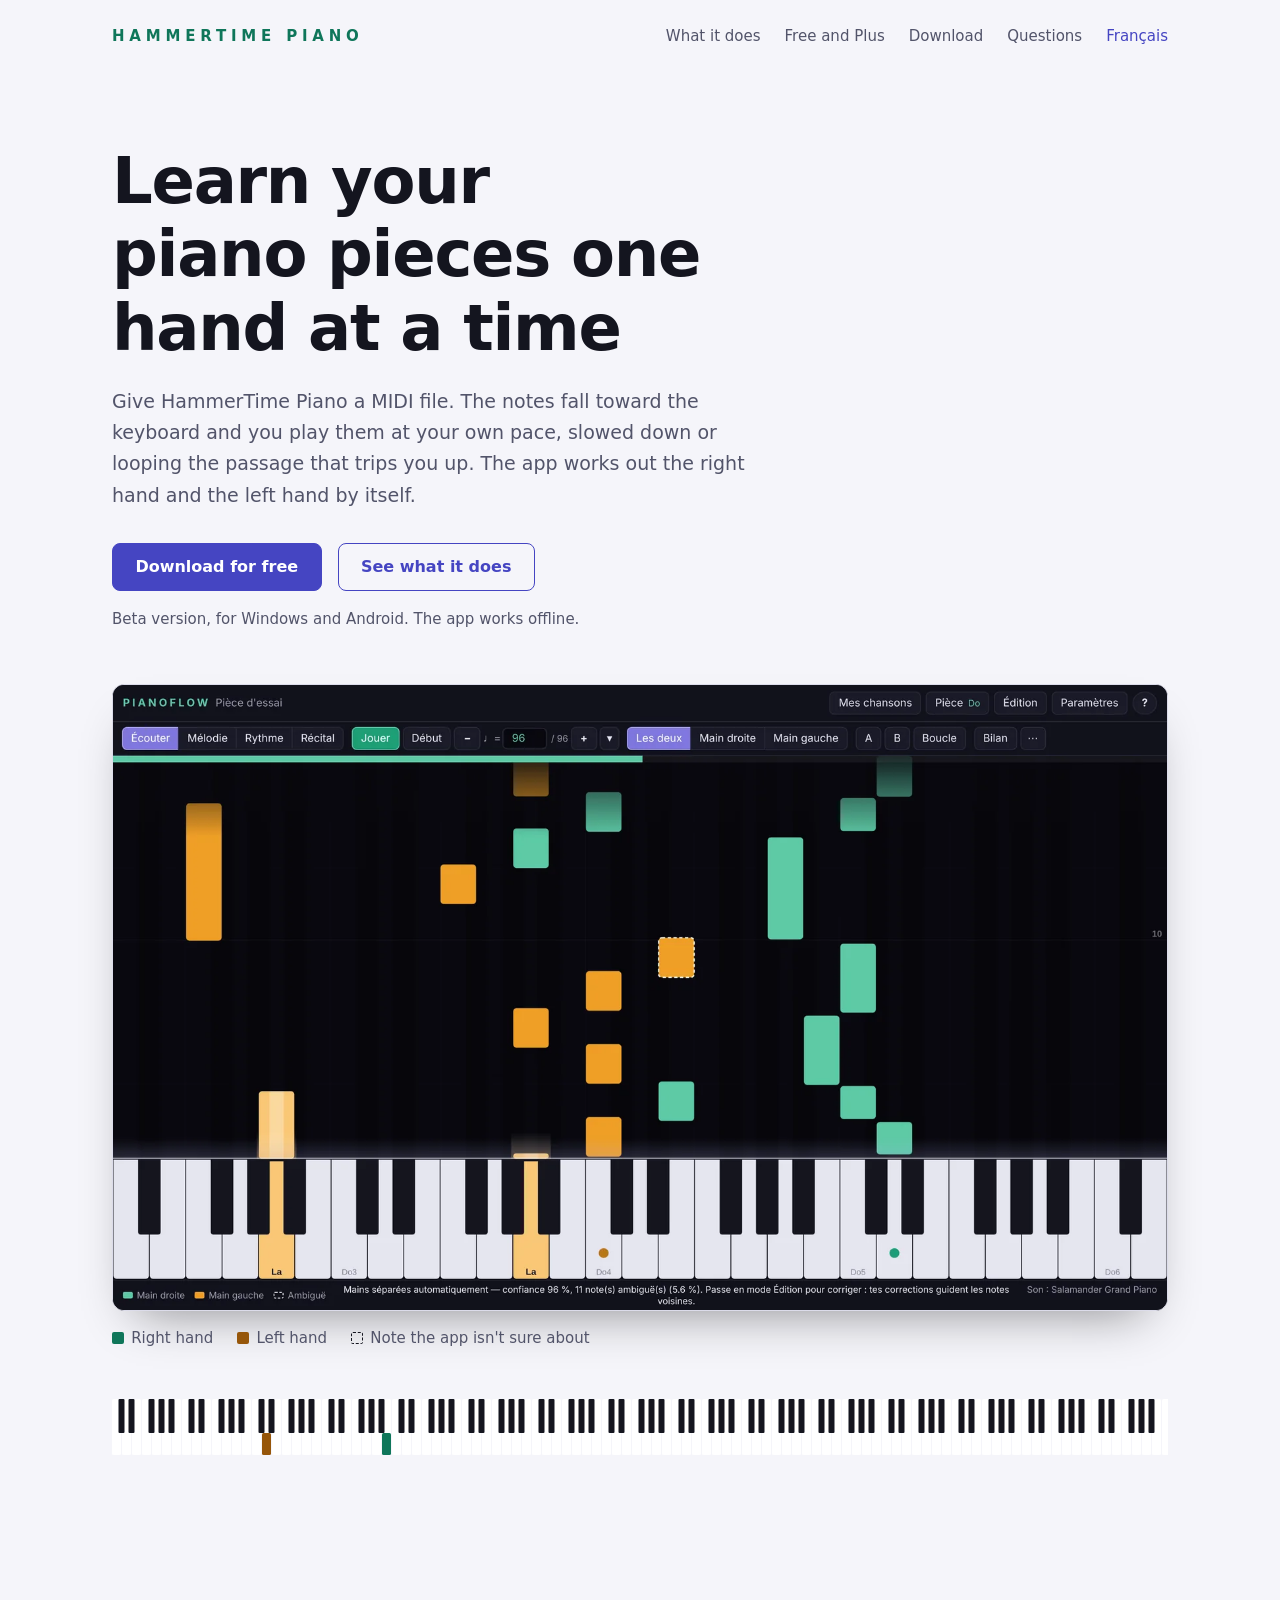
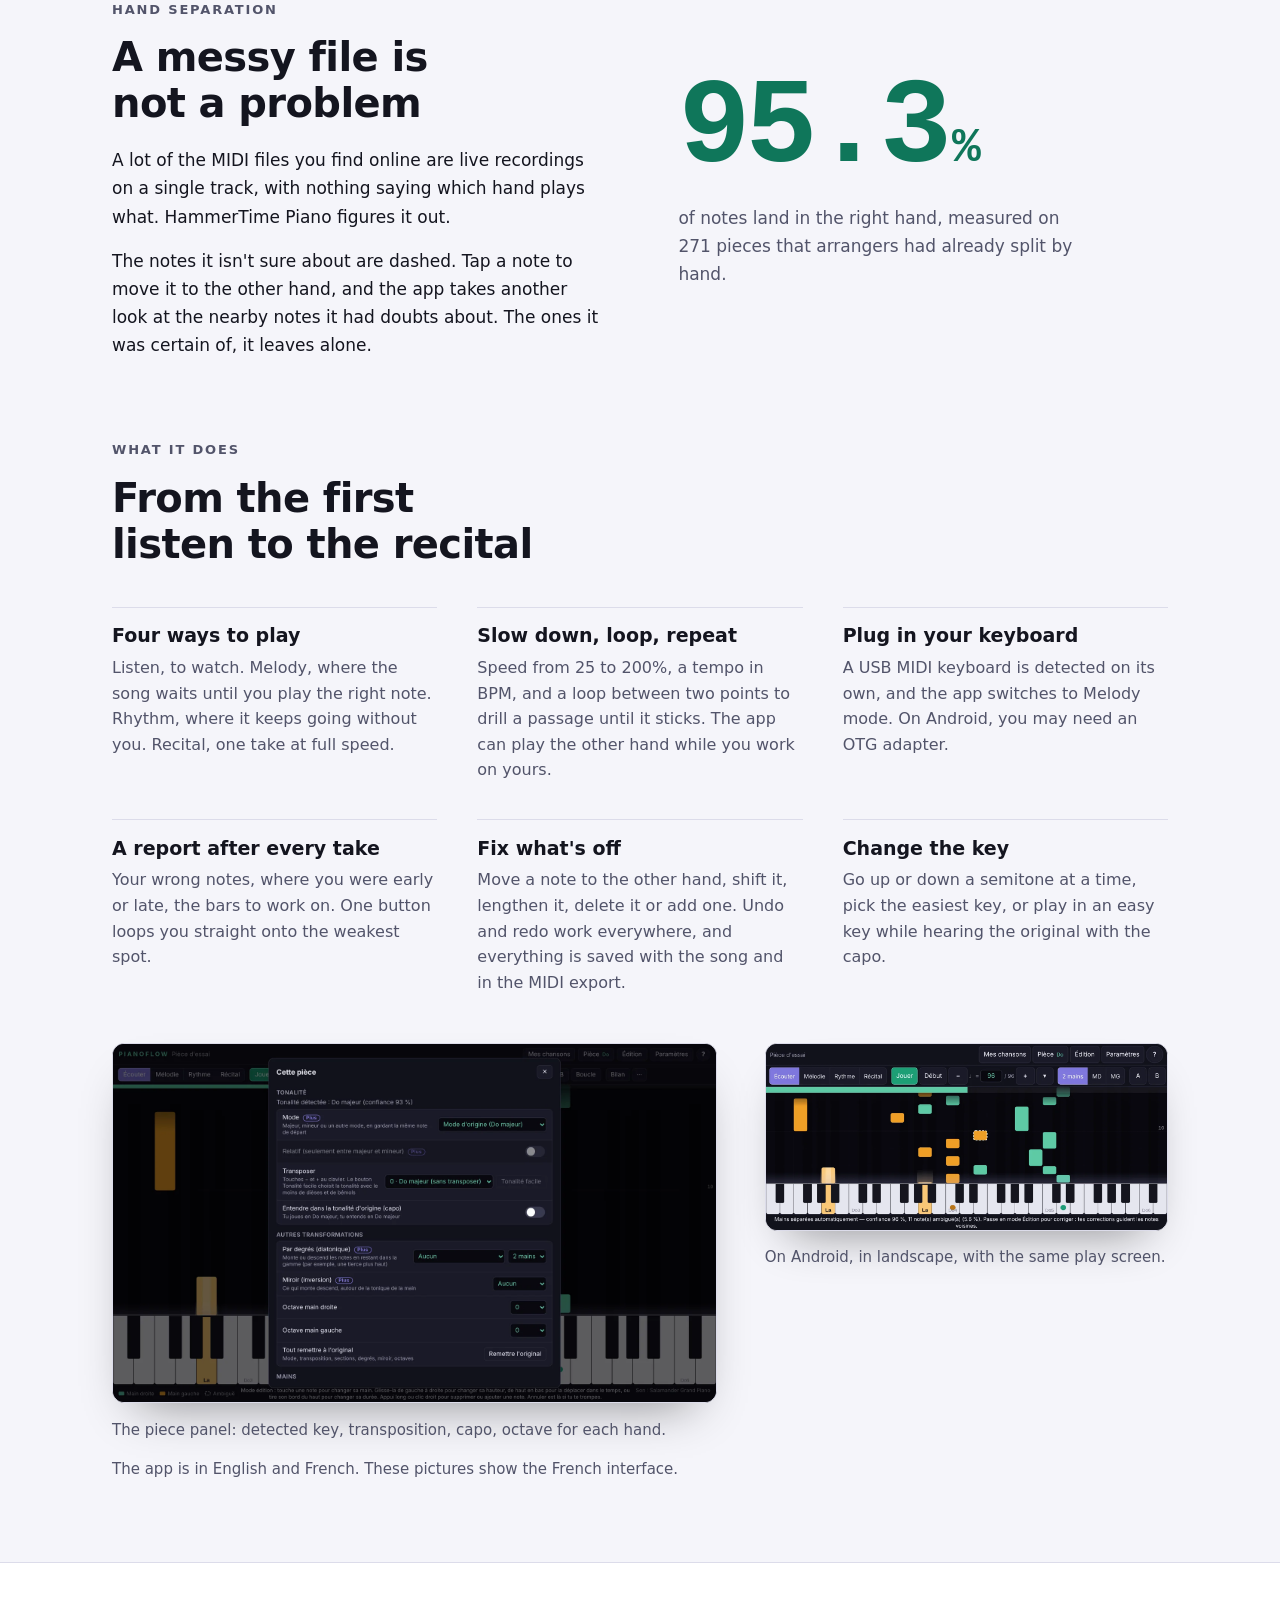
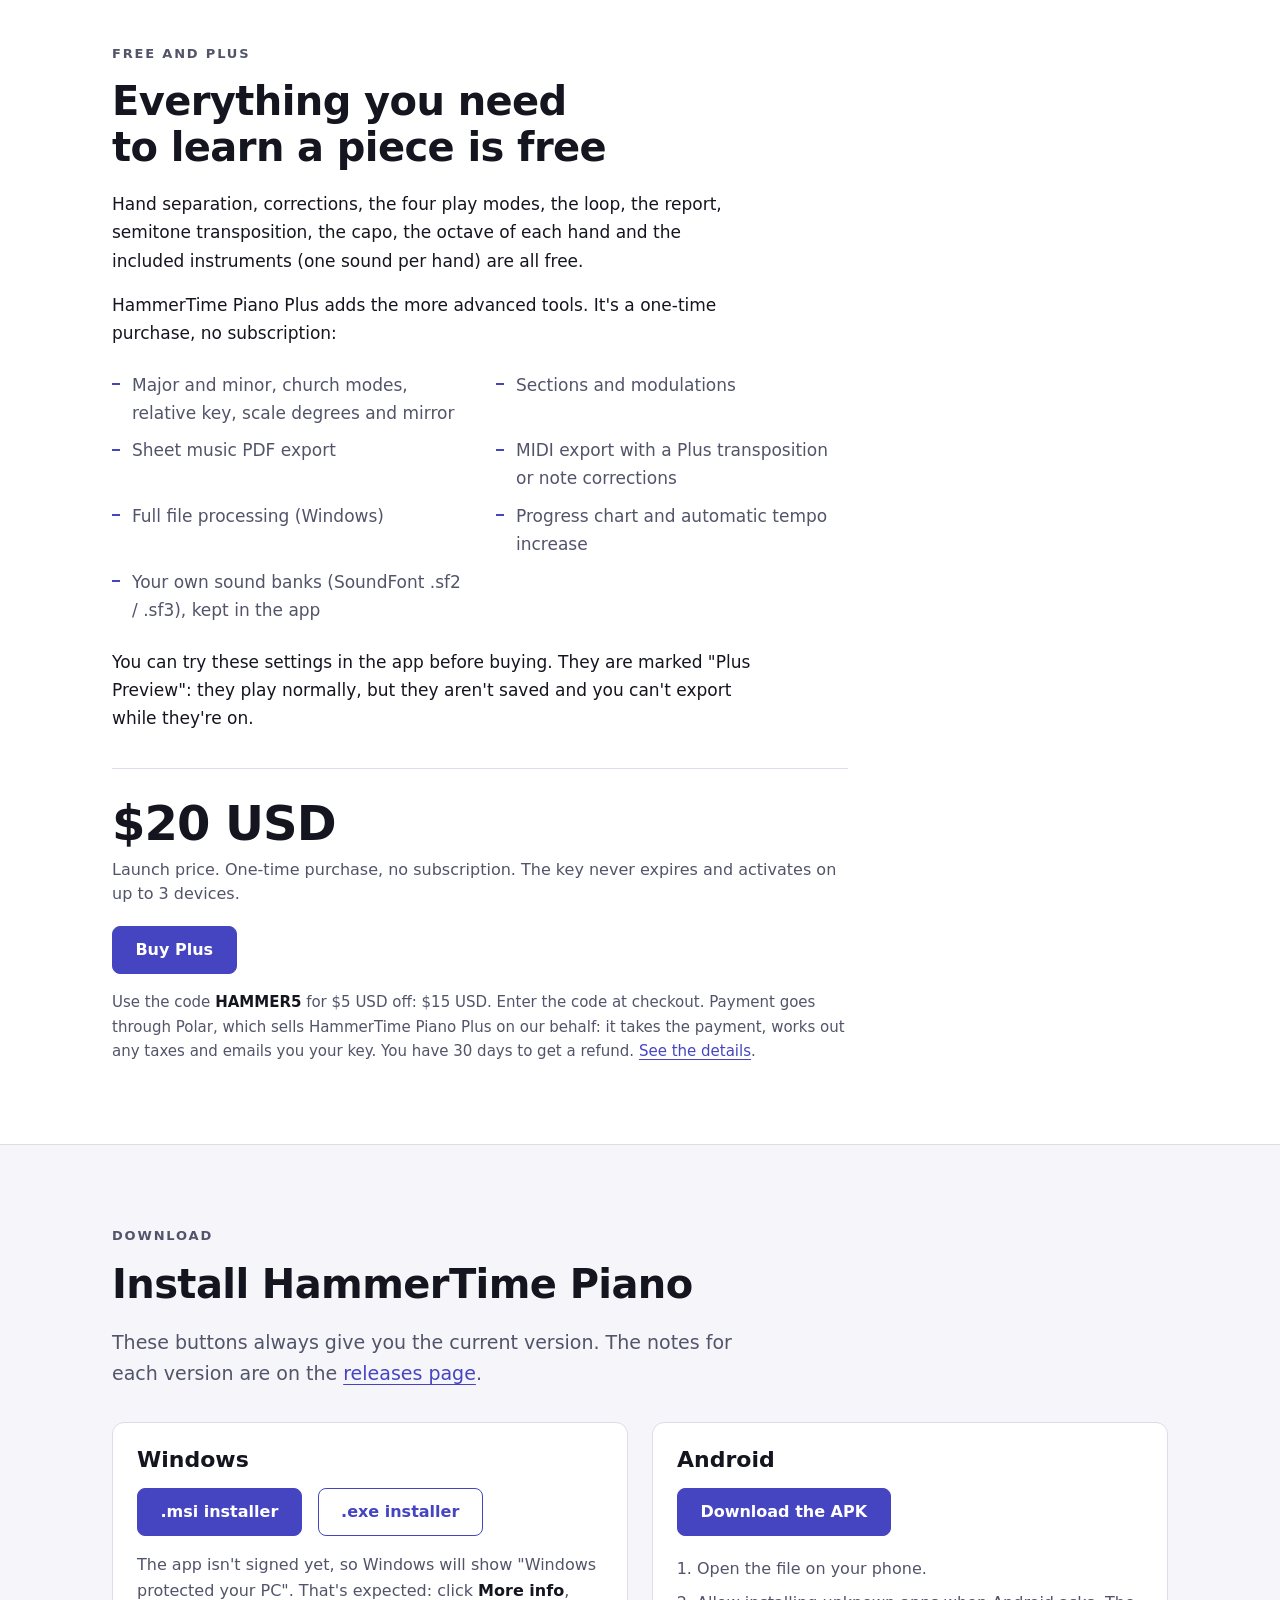
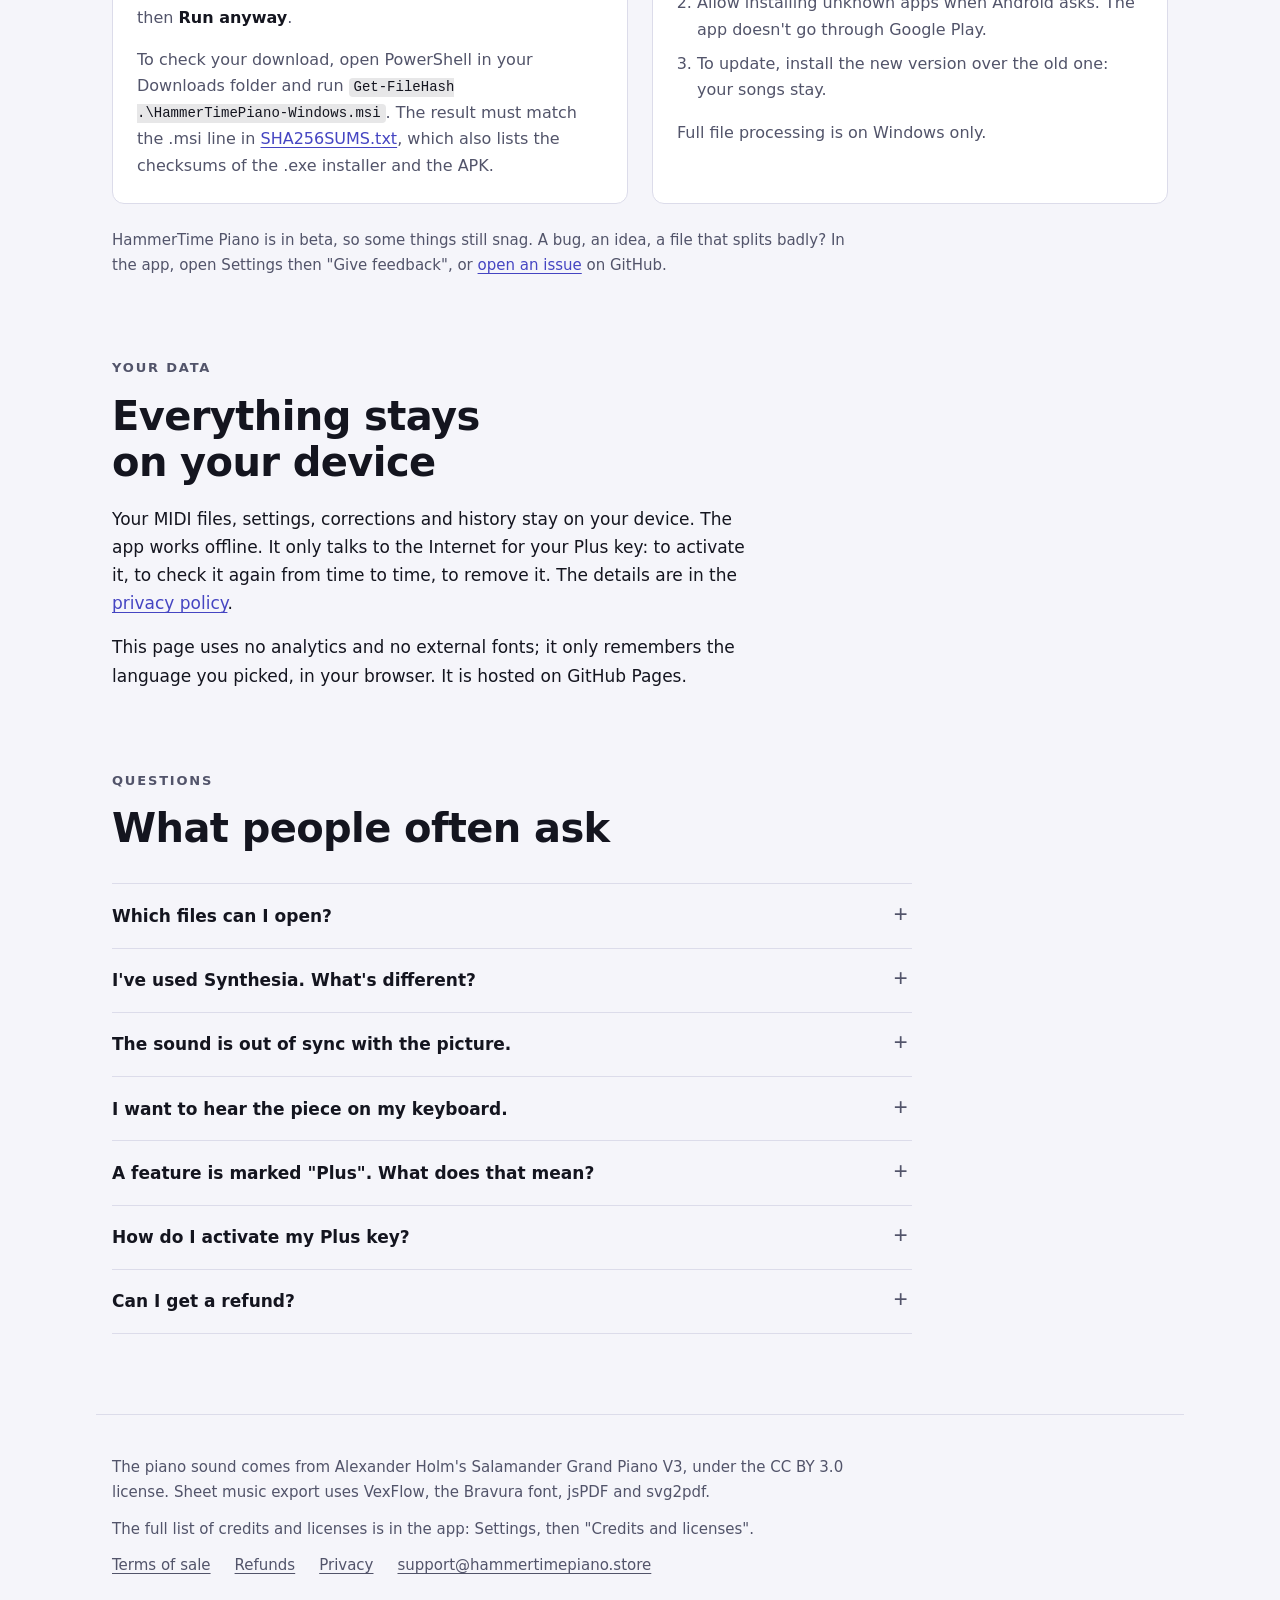
<file: index.html>
<!doctype html>
<html lang="fr-CA">
<head>
<meta charset="utf-8">
<meta name="viewport" content="width=device-width, initial-scale=1, viewport-fit=cover">
<title>HammerTime Piano</title>
<meta name="description" content="HammerTime Piano t'aide à apprendre des pièces au piano à partir d'un fichier MIDI : les notes descendent vers le clavier, les deux mains sont séparées pour toi. Gratuit, pour Windows et Android.">
<meta name="color-scheme" content="dark light">
<link rel="icon" href="data:image/svg+xml,%3Csvg xmlns='http://www.w3.org/2000/svg' viewBox='0 0 32 32'%3E%3Crect width='32' height='32' rx='6' fill='%230d0e15'/%3E%3Crect x='6' y='7' width='5' height='11' rx='1' fill='%235ccaa2'/%3E%3Crect x='13' y='12' width='5' height='8' rx='1' fill='%23f0a02a'/%3E%3Crect x='20' y='5' width='5' height='9' rx='1' fill='%235ccaa2'/%3E%3Crect x='4' y='22' width='24' height='5' rx='1' fill='%23e6e6ee'/%3E%3C/svg%3E">
<link rel="stylesheet" href="style.css">
<link rel="canonical" href="https://hammertimepiano.store/">
<link rel="alternate" hreflang="fr" href="https://hammertimepiano.store/">
<link rel="alternate" hreflang="en" href="https://hammertimepiano.store/en/">
<link rel="alternate" hreflang="x-default" href="https://hammertimepiano.store/en/">
<script>
/* Comme l'app : un navigateur dont la première langue n'est pas le français va à la page anglaise.
   Un choix fait avec le lien English / Français gagne toujours (gardé dans ce navigateur seulement). */
(function () {
  var choix = null;
  try { choix = localStorage.getItem('pf-site-langue'); } catch (e) {}
  if (choix === 'fr') return;
  var premiere = (navigator.languages && navigator.languages[0]) || navigator.language || '';
  if (choix === 'en' || (premiere && !/^fr\b/i.test(premiere))) location.replace('en/' + location.hash);
})();
</script>
</head>
<body>

<header class="page">
  <a class="marque" href="./">HammerTime Piano</a>
  <nav aria-label="Sections de la page">
    <a href="#fonctions">Ce que ça fait</a>
    <a href="#plus">Gratuit et Plus</a>
    <a href="#telecharger">Télécharger</a>
    <a href="#questions">Questions</a>
    <a href="en/" hreflang="en" lang="en" data-langue="en" class="langue">English</a>
  </nav>
</header>

<main>
<section class="accueil page" aria-labelledby="titre">
  <h1 id="titre">Apprends tes pièces au piano, une main à la fois</h1>
  <p class="lead">Donne un fichier MIDI à HammerTime Piano. Les notes descendent vers le clavier et tu les joues à ton rythme, au ralenti ou en boucle sur le passage qui accroche. L'app sépare elle-même la main droite et la main gauche.</p>
  <div class="actions">
    <a class="bouton principal" href="#telecharger">Télécharger, c'est gratuit</a>
    <a class="bouton secondaire" href="#fonctions">Voir ce que ça fait</a>
  </div>
  <p class="note-bouton">Version bêta, pour Windows et Android. L'app marche sans connexion.</p>

  <figure class="vitrine">
    <div class="cadre">
      <img src="img/jeu.webp" width="1600" height="950" alt="L'écran de jeu de HammerTime Piano : des notes vertes et orange descendent vers un clavier de piano, avec les boutons de mode, de vitesse et de boucle en haut.">
    </div>
    <figcaption>
      <span class="legende"><i class="d"></i>Main droite</span>
      <span class="legende"><i class="g"></i>Main gauche</span>
      <span class="legende"><i class="a"></i>Note où l'app hésite</span>
    </figcaption>
  </figure>

  <svg class="clavier" aria-hidden="true" focusable="false">
    <defs>
      <pattern id="octave" patternUnits="userSpaceOnUse" width="70" height="56">
        <rect width="70" height="56" fill="var(--fond)"/>
        <g fill="var(--cle)">
          <rect x="0" width="9" height="56" rx="1.5"/><rect x="10" width="9" height="56" rx="1.5"/><rect x="20" width="9" height="56" rx="1.5"/>
          <rect x="30" width="9" height="56" rx="1.5"/><rect x="40" width="9" height="56" rx="1.5"/><rect x="50" width="9" height="56" rx="1.5"/><rect x="60" width="9" height="56" rx="1.5"/>
        </g>
        <g fill="var(--cle-noire)">
          <rect x="6.5" width="6" height="34" rx="1"/><rect x="16.5" width="6" height="34" rx="1"/>
          <rect x="36.5" width="6" height="34" rx="1"/><rect x="46.5" width="6" height="34" rx="1"/><rect x="56.5" width="6" height="34" rx="1"/>
        </g>
      </pattern>
    </defs>
    <rect width="100%" height="56" fill="url(#octave)"/>
    <rect x="150" y="34" width="9" height="22" rx="1.5" fill="var(--main-g)"/>
    <rect x="270" y="34" width="9" height="22" rx="1.5" fill="var(--main-d)"/>
  </svg>
</section>

<section id="mains" class="page" aria-labelledby="titre-mains">
  <div class="deux-colonnes">
    <div>
      <p class="etiquette">Séparation des mains</p>
      <h2 id="titre-mains">Un fichier croche ne te fait pas peur</h2>
      <div class="corps">
        <p>Beaucoup de fichiers MIDI qu'on trouve en ligne sont des enregistrements joués live, sur une seule piste, sans rien qui dise quelle main joue quoi. HammerTime Piano devine.</p>
        <p>Les notes où elle hésite sont en pointillé. Tu touches une note pour la changer de main, et l'app en profite pour revoir les voisines dont elle n'était pas sûre. Celles dont elle était certaine, elle n'y touche pas.</p>
      </div>
    </div>
    <div>
      <p class="chiffre">95,3<small>%</small></p>
      <p class="chiffre-texte">des notes dans la bonne main, mesuré sur 271 pièces que des arrangeurs avaient déjà séparées à la main.</p>
    </div>
  </div>
</section>

<section id="fonctions" class="page suite" aria-labelledby="titre-fonctions">
  <p class="etiquette">Ce que ça fait</p>
  <h2 id="titre-fonctions">De la première écoute jusqu'au récital</h2>
  <ul class="fonctions">
    <li>
      <h3>Quatre façons de jouer</h3>
      <p>Écouter pour regarder. Mélodie, où la chanson t'attend tant que tu n'as pas joué la bonne note. Rythme, où elle avance sans t'attendre. Récital, un seul essai à pleine vitesse.</p>
    </li>
    <li>
      <h3>Ralentis, boucle, recommence</h3>
      <p>Une vitesse de 25 à 200 %, un tempo en BPM, et une boucle entre deux points pour travailler un passage jusqu'à ce qu'il passe. L'app peut jouer l'autre main pendant que tu travailles la tienne.</p>
    </li>
    <li>
      <h3>Branche ton clavier</h3>
      <p>Un clavier MIDI branché en USB est reconnu tout seul, et l'app passe en mode Mélodie. Sur Android, un adaptateur OTG peut être nécessaire.</p>
    </li>
    <li>
      <h3>Un bilan après chaque essai</h3>
      <p>Tes fausses notes, les endroits où tu es en avance ou en retard, les mesures à retravailler. Un bouton te met en boucle directement sur la pire zone.</p>
    </li>
    <li>
      <h3>Corrige ce qui cloche</h3>
      <p>Change une note de main, déplace-la, allonge-la, supprime-la ou ajoute-en une. Annuler et refaire marchent partout, et tout est gardé avec la chanson et dans l'export MIDI.</p>
    </li>
    <li>
      <h3>Change de tonalité</h3>
      <p>Monte ou descends d'un demi-ton à la fois, choisis la tonalité la plus facile, ou joue dans une tonalité facile en entendant l'original grâce au capo.</p>
    </li>
  </ul>

  <div class="apercus">
    <figure>
      <div class="cadre"><img src="img/tonalite.webp" width="1600" height="950" loading="lazy" alt="Le panneau « Cette pièce » de HammerTime Piano : tonalité détectée, transposition, capo, octave par main, et les réglages marqués Plus."></div>
      <figcaption class="sous-image">Le panneau « Cette pièce » : tonalité détectée, transposition, capo, octave de chaque main.</figcaption>
    </figure>
    <figure>
      <div class="cadre"><img src="img/telephone.webp" width="1400" height="647" loading="lazy" alt="HammerTime Piano sur un téléphone tenu en paysage : le même écran de jeu, avec les boutons adaptés à l'écran tactile."></div>
      <figcaption class="sous-image">Sur Android, en paysage, avec le même écran de jeu.</figcaption>
    </figure>
  </div>
</section>

<section id="plus" class="plus" aria-labelledby="titre-plus">
  <div class="page">
    <p class="etiquette">Gratuit et Plus</p>
    <h2 id="titre-plus">Tout ce qu'il faut pour apprendre une pièce est gratuit</h2>
    <div class="corps">
      <p>La séparation des mains, la correction, les quatre modes de jeu, la boucle, le bilan, la transposition en demi-tons, le capo, l'octave de chaque main et les instruments fournis (un son par main) sont gratuits.</p>
      <p>HammerTime Piano Plus ajoute les outils plus avancés. C'est un achat unique, sans abonnement :</p>
    </div>
    <ul class="liste-plus">
      <li>Majeur et mineur, modes d'église, relatif, degrés et miroir</li>
      <li>Sections et modulations</li>
      <li>Export PDF de partition</li>
      <li>Export MIDI avec une transposition Plus ou des corrections de notes</li>
      <li>Traitement complet des fichiers (Windows)</li>
      <li>Courbe de progression et montée automatique du tempo</li>
      <li>Tes propres banques de sons (SoundFont .sf2 / .sf3), gardées dans l'app</li>
    </ul>
    <div class="corps apres-liste">
      <p>Tu peux essayer ces réglages dans l'app avant d'acheter. Ils portent la mention « Aperçu Plus » : ils jouent normalement, mais ils ne sont pas gardés et tu ne peux pas exporter tant qu'ils sont actifs.</p>
    </div>
    <div class="achat">
      <p class="prix">20 $ US<small>Prix de lancement. Achat unique, sans abonnement. La clé n'expire pas et s'active sur 3 appareils.</small></p>
      <div class="actions">
        <a class="bouton principal" href="https://buy.polar.sh/polar_cl_ZBczkOJ6EzDA2q0R0JvvJ8ZvNy0fC6H6GThPB06Cyfj">Acheter Plus</a>
      </div>
      <p class="note-achat">Avec le code <strong>HAMMER5</strong>, tu as 5 $ US de rabais : 15 $ US. Tu entres le code à la caisse. Le paiement passe par Polar, qui vend HammerTime Piano Plus pour nous : c'est lui qui encaisse, calcule les taxes s'il y en a et t'envoie ta clé par courriel. Tu as 30 jours pour te faire rembourser. <a href="legal/#remboursement">Voir les détails</a>.</p>
    </div>
  </div>
</section>

<section id="telecharger" class="page" aria-labelledby="titre-telecharger">
  <p class="etiquette">Télécharger</p>
  <h2 id="titre-telecharger">Installe HammerTime Piano</h2>
  <p class="lead">La version actuelle est toujours celle de ces boutons. Les notes de chaque version sont sur la <a href="https://github.com/NordiQc/pianoflow/releases/latest">page des versions</a>.</p>

  <div class="telechargements">
    <div class="plateforme">
      <h3>Windows</h3>
      <div class="actions">
        <a class="bouton principal" href="https://github.com/NordiQc/pianoflow/releases/latest/download/HammerTimePiano-Windows.msi">Installateur .msi</a>
        <a class="bouton secondaire" href="https://github.com/NordiQc/pianoflow/releases/latest/download/HammerTimePiano-Windows-setup.exe">Installateur .exe</a>
      </div>
      <p>L'app n'est pas encore signée. Windows va afficher « Windows a protégé votre ordinateur ». C'est normal : clique sur <strong>Informations complémentaires</strong>, puis sur <strong>Exécuter quand même</strong>.</p>
      <p>Pour vérifier ton téléchargement, ouvre PowerShell dans ton dossier Téléchargements et lance <code>Get-FileHash .\HammerTimePiano-Windows.msi</code>. Le résultat doit être identique à la ligne du .msi dans <a href="https://github.com/NordiQc/pianoflow/releases/latest/download/SHA256SUMS.txt">SHA256SUMS.txt</a>, qui donne aussi les sommes de l'installateur .exe et de l'APK.</p>
    </div>
    <div class="plateforme">
      <h3>Android</h3>
      <div class="actions">
        <a class="bouton principal" href="https://github.com/NordiQc/pianoflow/releases/latest/download/HammerTimePiano-Android.apk">Télécharger l'APK</a>
      </div>
      <ol>
        <li>Ouvre le fichier sur ton téléphone.</li>
        <li>Accepte l'installation d'applications inconnues quand Android te le demande. L'app ne passe pas par Google Play.</li>
        <li>Pour une mise à jour, installe la nouvelle version par-dessus : tes chansons restent.</li>
      </ol>
      <p>Le Traitement complet des fichiers est seulement sur Windows.</p>
    </div>
  </div>
  <p class="pied-telechargement">HammerTime Piano est en bêta : il reste des choses qui accrochent. Un bogue, une idée, un fichier qui se sépare mal ? Dans l'app, ouvre Paramètres puis « Donner ton avis », ou <a href="https://github.com/NordiQc/pianoflow/issues">ouvre un ticket</a> sur GitHub.</p>
</section>

<section id="confidentialite" class="page suite" aria-labelledby="titre-conf">
  <p class="etiquette">Tes données</p>
  <h2 id="titre-conf">Tout reste sur ton appareil</h2>
  <div class="corps">
    <p>Tes fichiers MIDI, tes réglages, tes corrections et ton historique restent sur ton appareil. L'app marche sans connexion. Elle ne parle à Internet que pour ta clé Plus : l'activer, la revérifier de temps en temps, la retirer. Les détails sont dans la <a href="legal/#confidentialite">politique de confidentialité</a>.</p>
    <p>Cette page n'utilise ni statistiques ni police externe ; elle se souvient seulement de la langue que tu as choisie, dans ton navigateur. Elle est hébergée par GitHub Pages.</p>
  </div>
</section>

<section id="questions" class="page suite" aria-labelledby="titre-questions">
  <p class="etiquette">Questions</p>
  <h2 id="titre-questions">Ce qu'on demande souvent</h2>
  <div class="questions">
    <details>
      <summary>Quels fichiers puis-je ouvrir ?</summary>
      <p>Des fichiers MIDI (.mid). Ça peut être un enregistrement joué live sur une seule piste, ou un fichier déjà séparé en deux pistes, une par main. Tu les ajoutes dans « Mes chansons » ou tu les glisses dans la fenêtre. Sur Windows, tu peux aussi importer un dossier complet.</p>
    </details>
    <details>
      <summary>J'ai déjà utilisé Synthesia. Qu'est-ce qui change ?</summary>
      <p>Le principe est le même : des notes qui descendent vers un clavier. HammerTime Piano ajoute la séparation automatique des mains à partir d'un fichier d'une seule piste, un bilan après chaque essai, et la correction des notes et des mains directement dans l'app.</p>
    </details>
    <details>
      <summary>Le son est décalé par rapport à l'image.</summary>
      <p>Ouvre Paramètres, puis Affichage, et règle « Synchro son / image ». Le réglage Auto convient à la plupart des appareils. Sinon, essaie des valeurs plus grandes jusqu'à ce que le son tombe au bon moment.</p>
    </details>
    <details>
      <summary>Je veux entendre la pièce sur mon clavier.</summary>
      <p>Ouvre Paramètres, puis « Sortie du son », et active ton clavier. Le bouton « Tester » joue quatre notes pour vérifier. Sur Windows, ferme Synthesia avant : certains pilotes MIDI ne se partagent pas entre deux logiciels.</p>
    </details>
    <details>
      <summary>Une fonction porte la mention « Plus ». Qu'est-ce que ça veut dire ?</summary>
      <p>Elle fait partie de HammerTime Piano Plus, l'achat unique à 20 $ US. Tu peux l'essayer en aperçu, mais les réglages ne sont pas gardés avec la chanson et l'export reste bloqué tant qu'ils sont actifs. Pour les débloquer, <a href="#plus">achète Plus</a>.</p>
    </details>
    <details>
      <summary>Comment j'active ma clé Plus ?</summary>
      <p>Après le paiement, Polar t'envoie ta clé par courriel. Elle commence par HAMMERTIME-. Colle-la dans la case de l'écran Plus de l'app. L'activation demande une connexion. Ensuite, ta clé marche aussi hors ligne ; l'app la revérifie de temps en temps quand elle est en ligne. La clé s'active sur 3 appareils au plus : pour libérer une place, utilise le bouton « Retirer » sur l'appareil que tu quittes.</p>
    </details>
    <details>
      <summary>Puis-je me faire rembourser ?</summary>
      <p>Oui, pendant 30 jours après ton achat, sans avoir à te justifier. Écris à <a href="mailto:support@hammertimepiano.store">support@hammertimepiano.store</a> avec le courriel de ton achat. Tous les détails sont dans la <a href="legal/#remboursement">politique de remboursement</a>.</p>
    </details>
  </div>
</section>
</main>

<footer class="page">
  <p>Le son du piano vient du Salamander Grand Piano V3 d'Alexander Holm, sous licence CC BY 3.0. L'export de partition utilise VexFlow, la police Bravura, jsPDF et svg2pdf.</p>
  <p>La liste complète des crédits et des licences se lit dans l'app : Paramètres, puis « Crédits et licences ».</p>
  <p class="liens-pied"><a href="legal/#conditions">Conditions de vente</a><a href="legal/#remboursement">Remboursement</a><a href="legal/#confidentialite">Confidentialité</a><a href="mailto:support@hammertimepiano.store">support@hammertimepiano.store</a></p>
</footer>

<script>
document.querySelectorAll('[data-langue]').forEach(function (a) {
  a.addEventListener('click', function () { try { localStorage.setItem('pf-site-langue', a.dataset.langue); } catch (e) {} });
});
</script>
</body>
</html>
</file>
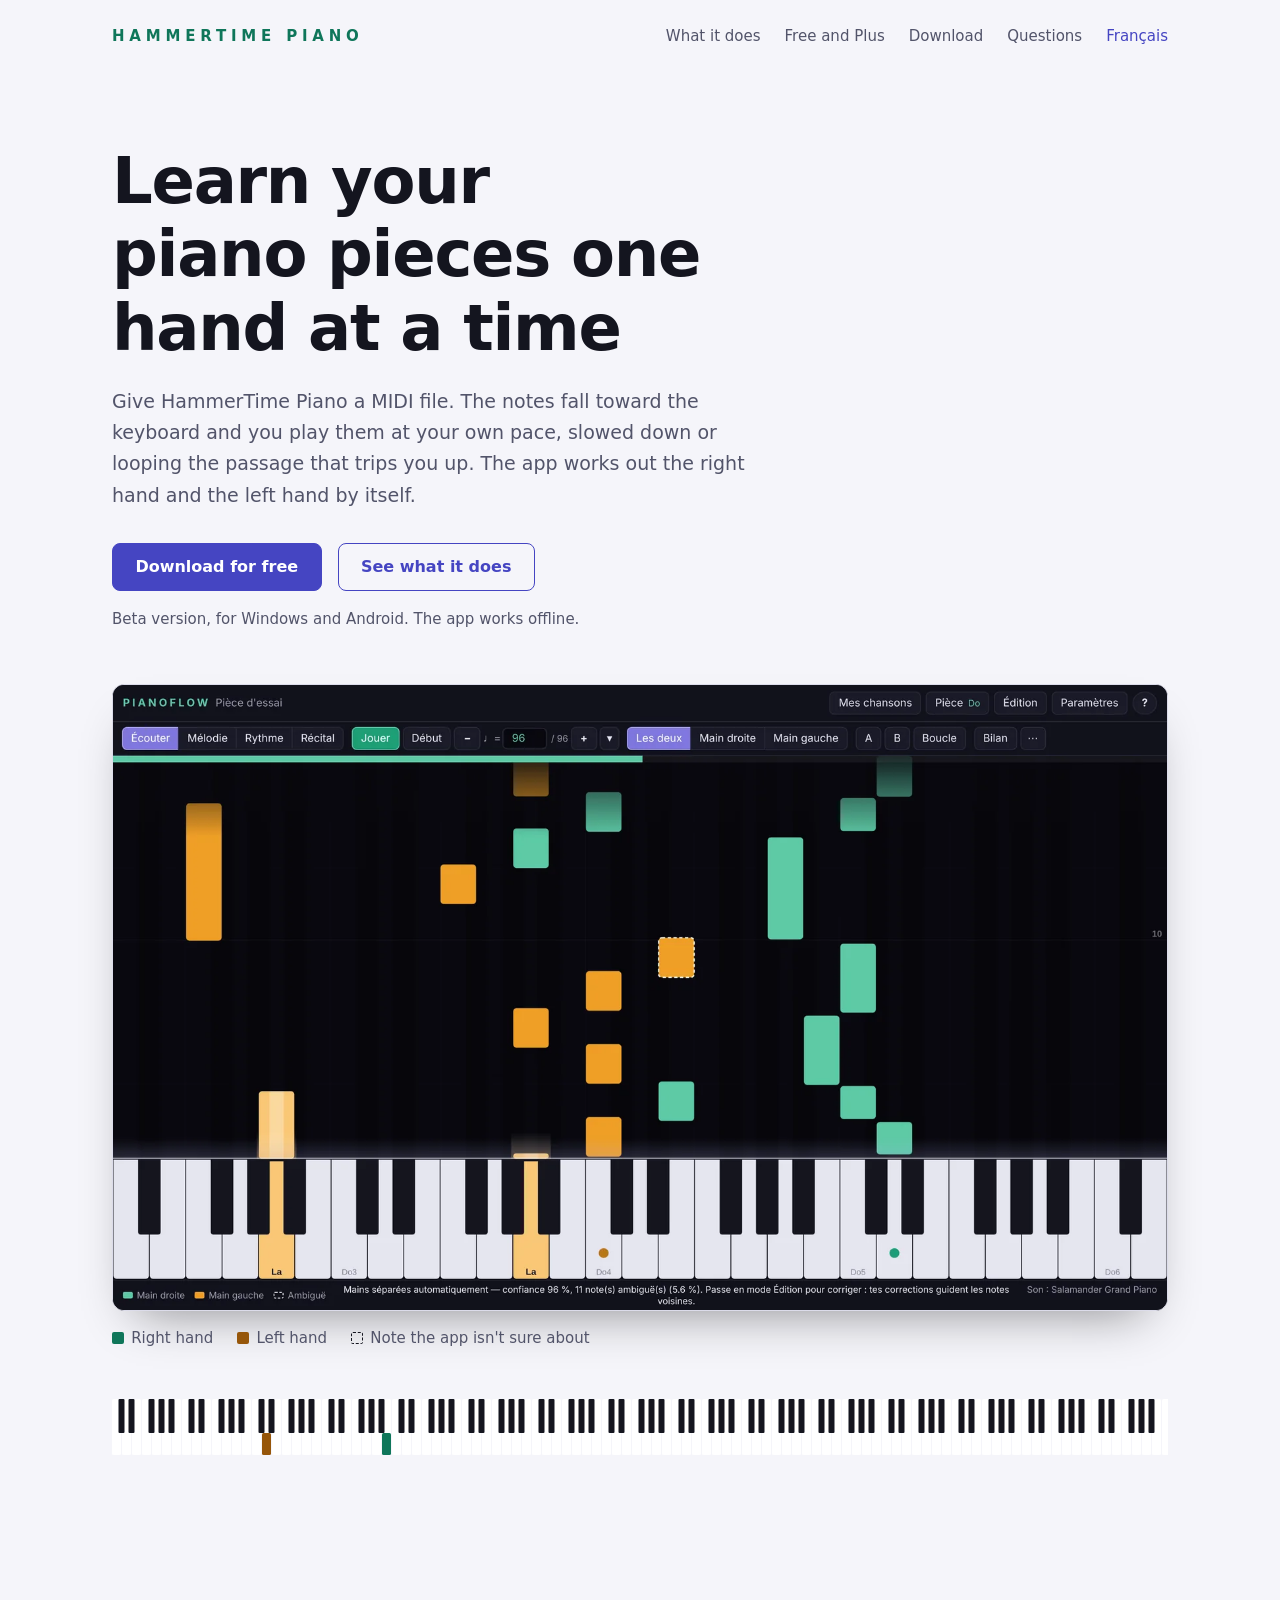
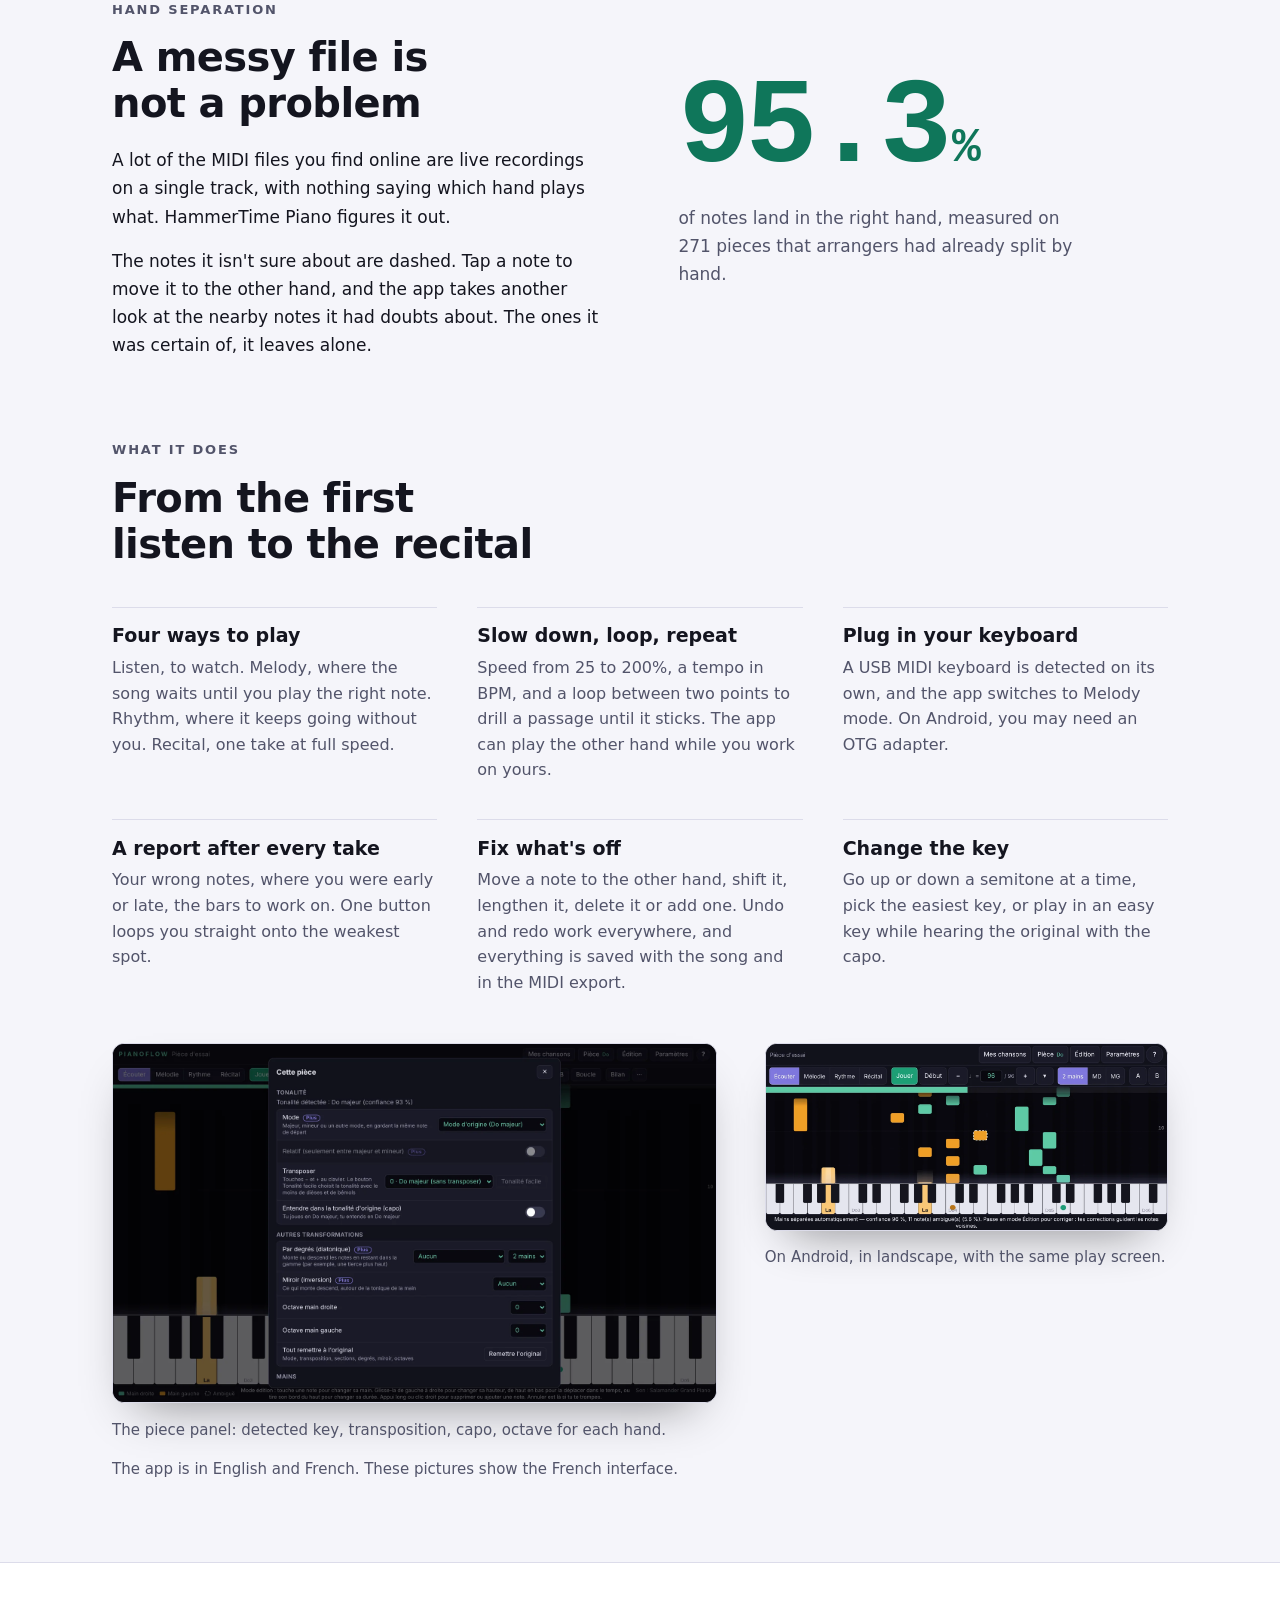
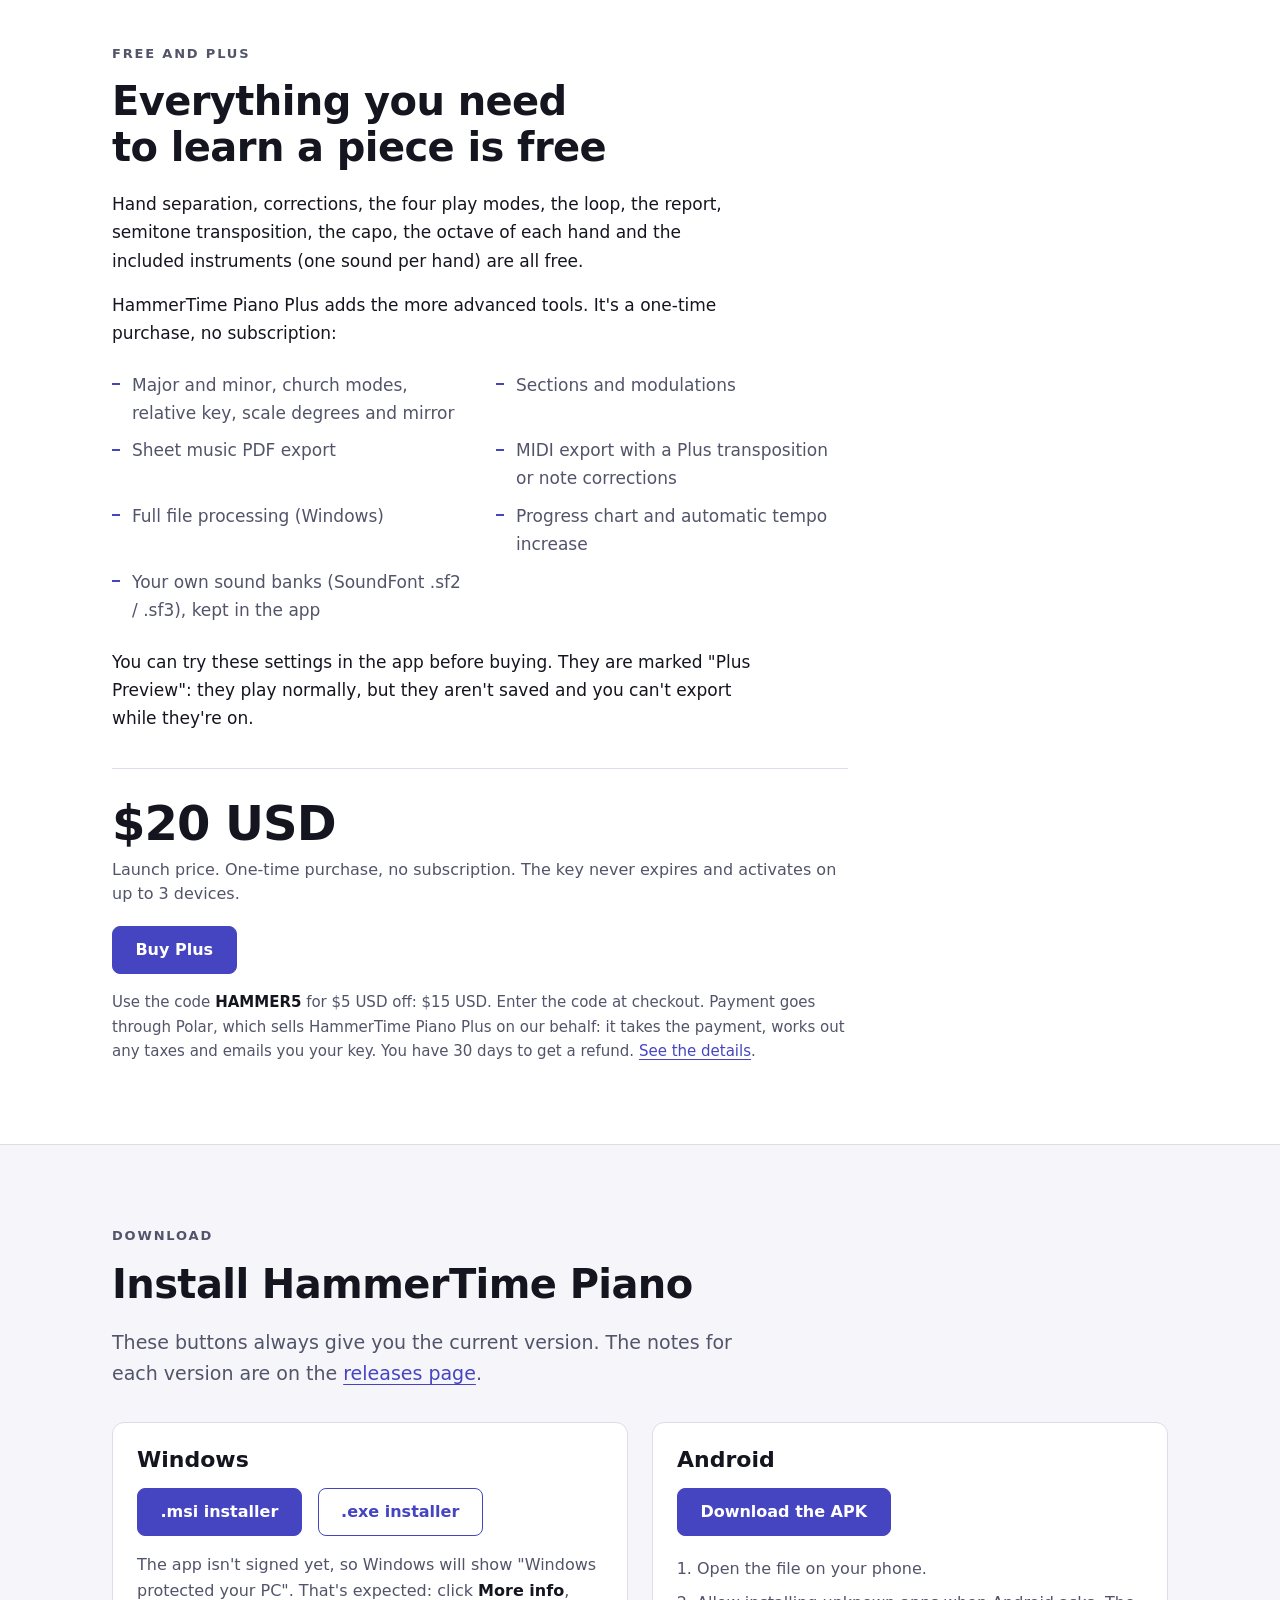
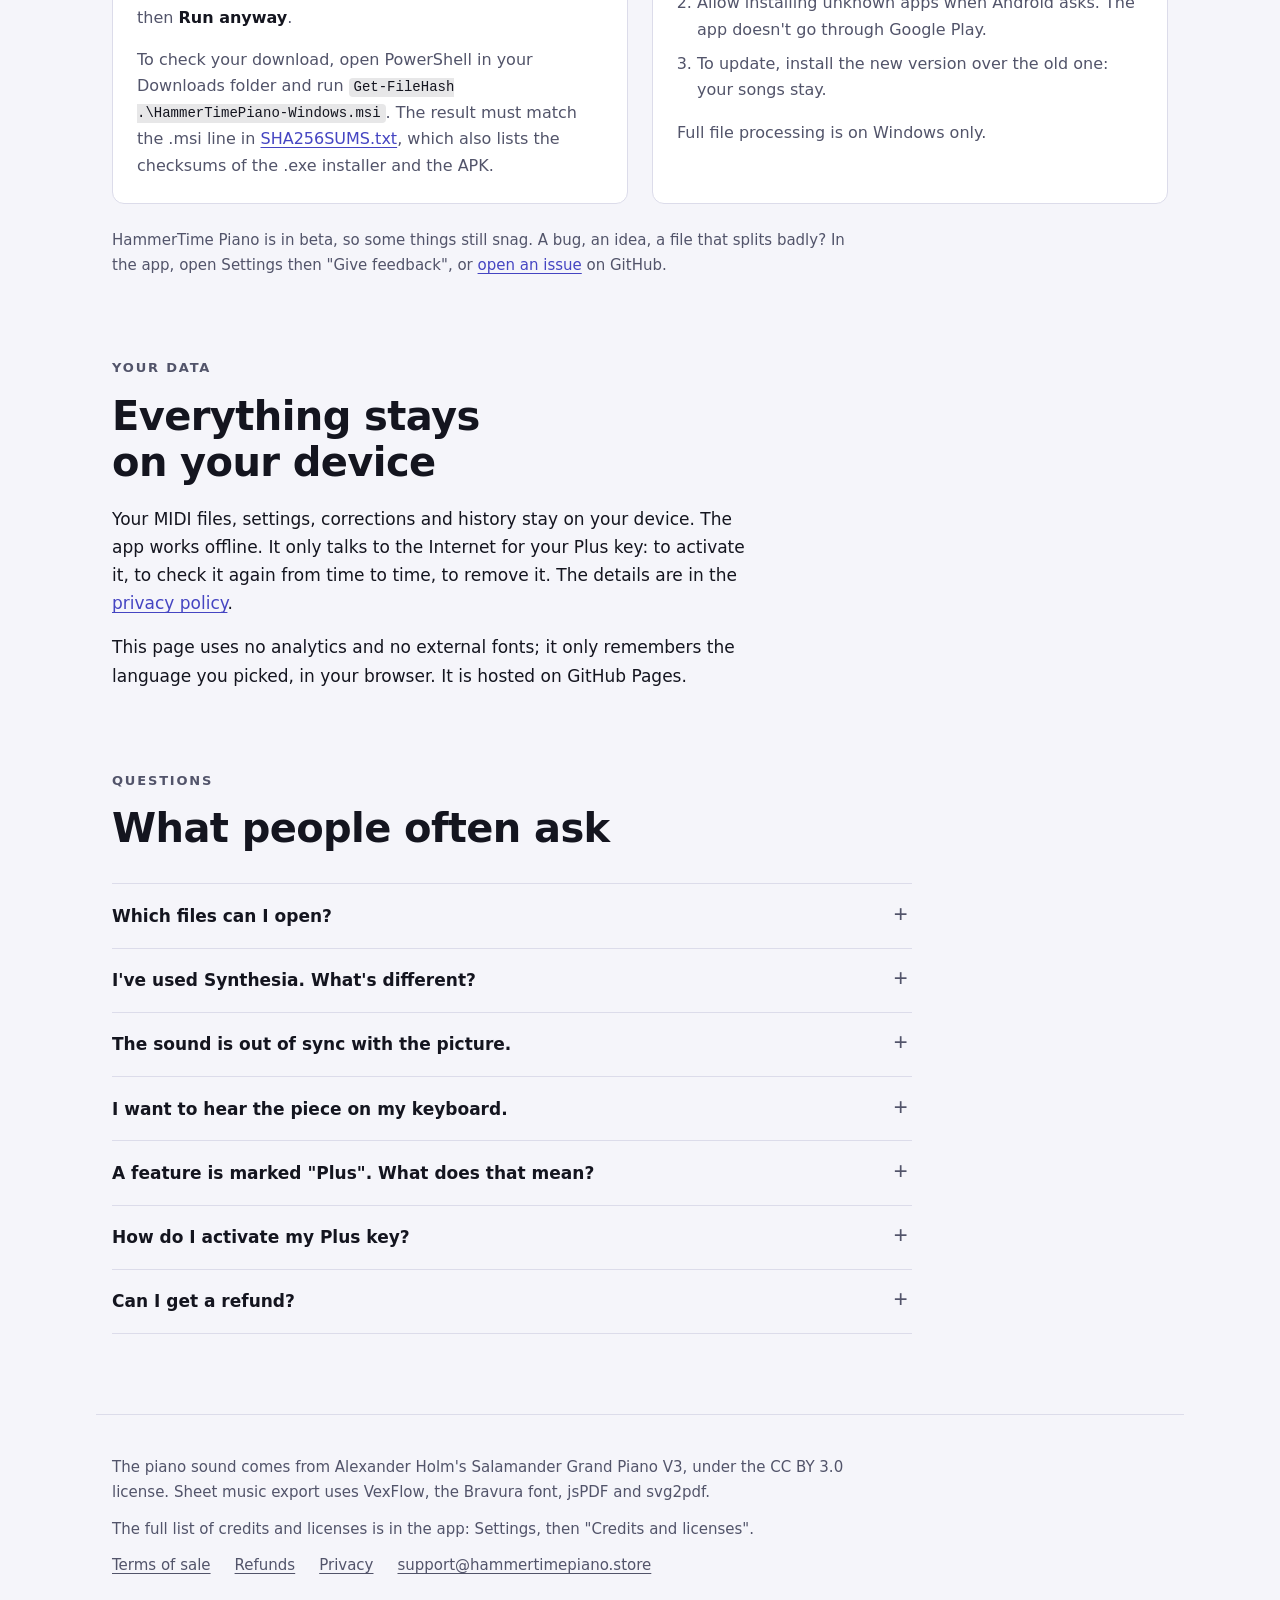
<file: en/index.html>
<!doctype html>
<html lang="en">
<head>
<meta charset="utf-8">
<meta name="viewport" content="width=device-width, initial-scale=1, viewport-fit=cover">
<title>HammerTime Piano</title>
<meta name="description" content="HammerTime Piano helps you learn piano pieces from a MIDI file: the notes fall toward the keyboard and the two hands are split for you. Free, for Windows and Android.">
<meta name="color-scheme" content="dark light">
<link rel="icon" href="data:image/svg+xml,%3Csvg xmlns='http://www.w3.org/2000/svg' viewBox='0 0 32 32'%3E%3Crect width='32' height='32' rx='6' fill='%230d0e15'/%3E%3Crect x='6' y='7' width='5' height='11' rx='1' fill='%235ccaa2'/%3E%3Crect x='13' y='12' width='5' height='8' rx='1' fill='%23f0a02a'/%3E%3Crect x='20' y='5' width='5' height='9' rx='1' fill='%235ccaa2'/%3E%3Crect x='4' y='22' width='24' height='5' rx='1' fill='%23e6e6ee'/%3E%3C/svg%3E">
<link rel="stylesheet" href="../style.css">
<link rel="canonical" href="https://hammertimepiano.store/en/">
<link rel="alternate" hreflang="fr" href="https://hammertimepiano.store/">
<link rel="alternate" hreflang="en" href="https://hammertimepiano.store/en/">
<link rel="alternate" hreflang="x-default" href="https://hammertimepiano.store/en/">
</head>
<body>

<header class="page">
  <a class="marque" href="./">HammerTime Piano</a>
  <nav aria-label="Page sections">
    <a href="#features">What it does</a>
    <a href="#plus">Free and Plus</a>
    <a href="#download">Download</a>
    <a href="#questions">Questions</a>
    <a href="../" hreflang="fr" lang="fr" data-langue="fr" class="langue">Français</a>
  </nav>
</header>

<main>
<section class="accueil page" aria-labelledby="title">
  <h1 id="title">Learn your piano pieces one hand at a time</h1>
  <p class="lead">Give HammerTime Piano a MIDI file. The notes fall toward the keyboard and you play them at your own pace, slowed down or looping the passage that trips you up. The app works out the right hand and the left hand by itself.</p>
  <div class="actions">
    <a class="bouton principal" href="#download">Download for free</a>
    <a class="bouton secondaire" href="#features">See what it does</a>
  </div>
  <p class="note-bouton">Beta version, for Windows and Android. The app works offline.</p>

  <figure class="vitrine">
    <div class="cadre">
      <img src="../img/jeu.webp" width="1600" height="950" alt="The HammerTime Piano play screen: green and orange notes fall toward a piano keyboard, with the mode, speed and loop buttons at the top. The interface in this picture is in French.">
    </div>
    <figcaption>
      <span class="legende"><i class="d"></i>Right hand</span>
      <span class="legende"><i class="g"></i>Left hand</span>
      <span class="legende"><i class="a"></i>Note the app isn't sure about</span>
    </figcaption>
  </figure>

  <svg class="clavier" aria-hidden="true" focusable="false">
    <defs>
      <pattern id="octave" patternUnits="userSpaceOnUse" width="70" height="56">
        <rect width="70" height="56" fill="var(--fond)"/>
        <g fill="var(--cle)">
          <rect x="0" width="9" height="56" rx="1.5"/><rect x="10" width="9" height="56" rx="1.5"/><rect x="20" width="9" height="56" rx="1.5"/>
          <rect x="30" width="9" height="56" rx="1.5"/><rect x="40" width="9" height="56" rx="1.5"/><rect x="50" width="9" height="56" rx="1.5"/><rect x="60" width="9" height="56" rx="1.5"/>
        </g>
        <g fill="var(--cle-noire)">
          <rect x="6.5" width="6" height="34" rx="1"/><rect x="16.5" width="6" height="34" rx="1"/>
          <rect x="36.5" width="6" height="34" rx="1"/><rect x="46.5" width="6" height="34" rx="1"/><rect x="56.5" width="6" height="34" rx="1"/>
        </g>
      </pattern>
    </defs>
    <rect width="100%" height="56" fill="url(#octave)"/>
    <rect x="150" y="34" width="9" height="22" rx="1.5" fill="var(--main-g)"/>
    <rect x="270" y="34" width="9" height="22" rx="1.5" fill="var(--main-d)"/>
  </svg>
</section>

<section id="hands" class="page" aria-labelledby="title-hands">
  <div class="deux-colonnes">
    <div>
      <p class="etiquette">Hand separation</p>
      <h2 id="title-hands">A messy file is not a problem</h2>
      <div class="corps">
        <p>A lot of the MIDI files you find online are live recordings on a single track, with nothing saying which hand plays what. HammerTime Piano figures it out.</p>
        <p>The notes it isn't sure about are dashed. Tap a note to move it to the other hand, and the app takes another look at the nearby notes it had doubts about. The ones it was certain of, it leaves alone.</p>
      </div>
    </div>
    <div>
      <p class="chiffre">95.3<small>%</small></p>
      <p class="chiffre-texte">of notes land in the right hand, measured on 271 pieces that arrangers had already split by hand.</p>
    </div>
  </div>
</section>

<section id="features" class="page suite" aria-labelledby="title-features">
  <p class="etiquette">What it does</p>
  <h2 id="title-features">From the first listen to the recital</h2>
  <ul class="fonctions">
    <li>
      <h3>Four ways to play</h3>
      <p>Listen, to watch. Melody, where the song waits until you play the right note. Rhythm, where it keeps going without you. Recital, one take at full speed.</p>
    </li>
    <li>
      <h3>Slow down, loop, repeat</h3>
      <p>Speed from 25 to 200%, a tempo in BPM, and a loop between two points to drill a passage until it sticks. The app can play the other hand while you work on yours.</p>
    </li>
    <li>
      <h3>Plug in your keyboard</h3>
      <p>A USB MIDI keyboard is detected on its own, and the app switches to Melody mode. On Android, you may need an OTG adapter.</p>
    </li>
    <li>
      <h3>A report after every take</h3>
      <p>Your wrong notes, where you were early or late, the bars to work on. One button loops you straight onto the weakest spot.</p>
    </li>
    <li>
      <h3>Fix what's off</h3>
      <p>Move a note to the other hand, shift it, lengthen it, delete it or add one. Undo and redo work everywhere, and everything is saved with the song and in the MIDI export.</p>
    </li>
    <li>
      <h3>Change the key</h3>
      <p>Go up or down a semitone at a time, pick the easiest key, or play in an easy key while hearing the original with the capo.</p>
    </li>
  </ul>

  <div class="apercus">
    <figure>
      <div class="cadre"><img src="../img/tonalite.webp" width="1600" height="950" loading="lazy" alt="The HammerTime Piano piece panel: detected key, transposition, capo, octave per hand, and the settings marked Plus. The interface in this picture is in French."></div>
      <figcaption class="sous-image">The piece panel: detected key, transposition, capo, octave for each hand.</figcaption>
    </figure>
    <figure>
      <div class="cadre"><img src="../img/telephone.webp" width="1400" height="647" loading="lazy" alt="HammerTime Piano on a phone held in landscape: the same play screen, with buttons sized for touch."></div>
      <figcaption class="sous-image">On Android, in landscape, with the same play screen.</figcaption>
    </figure>
  </div>
  <p class="sous-image">The app is in English and French. These pictures show the French interface.</p>
</section>

<section id="plus" class="plus" aria-labelledby="title-plus">
  <div class="page">
    <p class="etiquette">Free and Plus</p>
    <h2 id="title-plus">Everything you need to learn a piece is free</h2>
    <div class="corps">
      <p>Hand separation, corrections, the four play modes, the loop, the report, semitone transposition, the capo, the octave of each hand and the included instruments (one sound per hand) are all free.</p>
      <p>HammerTime Piano Plus adds the more advanced tools. It's a one-time purchase, no subscription:</p>
    </div>
    <ul class="liste-plus">
      <li>Major and minor, church modes, relative key, scale degrees and mirror</li>
      <li>Sections and modulations</li>
      <li>Sheet music PDF export</li>
      <li>MIDI export with a Plus transposition or note corrections</li>
      <li>Full file processing (Windows)</li>
      <li>Progress chart and automatic tempo increase</li>
      <li>Your own sound banks (SoundFont .sf2 / .sf3), kept in the app</li>
    </ul>
    <div class="corps apres-liste">
      <p>You can try these settings in the app before buying. They are marked "Plus Preview": they play normally, but they aren't saved and you can't export while they're on.</p>
    </div>
    <div class="achat">
      <p class="prix">$20 USD<small>Launch price. One-time purchase, no subscription. The key never expires and activates on up to 3 devices.</small></p>
      <div class="actions">
        <a class="bouton principal" href="https://buy.polar.sh/polar_cl_ZBczkOJ6EzDA2q0R0JvvJ8ZvNy0fC6H6GThPB06Cyfj">Buy Plus</a>
      </div>
      <p class="note-achat">Use the code <strong>HAMMER5</strong> for $5 USD off: $15 USD. Enter the code at checkout. Payment goes through Polar, which sells HammerTime Piano Plus on our behalf: it takes the payment, works out any taxes and emails you your key. You have 30 days to get a refund. <a href="legal/#refunds">See the details</a>.</p>
    </div>
  </div>
</section>

<section id="download" class="page" aria-labelledby="title-download">
  <p class="etiquette">Download</p>
  <h2 id="title-download">Install HammerTime Piano</h2>
  <p class="lead">These buttons always give you the current version. The notes for each version are on the <a href="https://github.com/NordiQc/pianoflow/releases/latest">releases page</a>.</p>

  <div class="telechargements">
    <div class="plateforme">
      <h3>Windows</h3>
      <div class="actions">
        <a class="bouton principal" href="https://github.com/NordiQc/pianoflow/releases/latest/download/HammerTimePiano-Windows.msi">.msi installer</a>
        <a class="bouton secondaire" href="https://github.com/NordiQc/pianoflow/releases/latest/download/HammerTimePiano-Windows-setup.exe">.exe installer</a>
      </div>
      <p>The app isn't signed yet, so Windows will show "Windows protected your PC". That's expected: click <strong>More info</strong>, then <strong>Run anyway</strong>.</p>
      <p>To check your download, open PowerShell in your Downloads folder and run <code>Get-FileHash .\HammerTimePiano-Windows.msi</code>. The result must match the .msi line in <a href="https://github.com/NordiQc/pianoflow/releases/latest/download/SHA256SUMS.txt">SHA256SUMS.txt</a>, which also lists the checksums of the .exe installer and the APK.</p>
    </div>
    <div class="plateforme">
      <h3>Android</h3>
      <div class="actions">
        <a class="bouton principal" href="https://github.com/NordiQc/pianoflow/releases/latest/download/HammerTimePiano-Android.apk">Download the APK</a>
      </div>
      <ol>
        <li>Open the file on your phone.</li>
        <li>Allow installing unknown apps when Android asks. The app doesn't go through Google Play.</li>
        <li>To update, install the new version over the old one: your songs stay.</li>
      </ol>
      <p>Full file processing is on Windows only.</p>
    </div>
  </div>
  <p class="pied-telechargement">HammerTime Piano is in beta, so some things still snag. A bug, an idea, a file that splits badly? In the app, open Settings then "Give feedback", or <a href="https://github.com/NordiQc/pianoflow/issues">open an issue</a> on GitHub.</p>
</section>

<section id="privacy" class="page suite" aria-labelledby="title-privacy">
  <p class="etiquette">Your data</p>
  <h2 id="title-privacy">Everything stays on your device</h2>
  <div class="corps">
    <p>Your MIDI files, settings, corrections and history stay on your device. The app works offline. It only talks to the Internet for your Plus key: to activate it, to check it again from time to time, to remove it. The details are in the <a href="legal/#privacy">privacy policy</a>.</p>
    <p>This page uses no analytics and no external fonts; it only remembers the language you picked, in your browser. It is hosted on GitHub Pages.</p>
  </div>
</section>

<section id="questions" class="page suite" aria-labelledby="title-questions">
  <p class="etiquette">Questions</p>
  <h2 id="title-questions">What people often ask</h2>
  <div class="questions">
    <details>
      <summary>Which files can I open?</summary>
      <p>MIDI files (.mid). It can be a live recording on a single track, or a file already split into two tracks, one per hand. Add them in "My songs" or drop them on the window. On Windows, you can also import a whole folder.</p>
    </details>
    <details>
      <summary>I've used Synthesia. What's different?</summary>
      <p>The idea is the same: notes falling toward a keyboard. HammerTime Piano adds automatic hand separation from a single-track file, a report after every take, and note and hand corrections right in the app.</p>
    </details>
    <details>
      <summary>The sound is out of sync with the picture.</summary>
      <p>Open Settings, then Display, and adjust "Audio/video sync". Auto suits most devices. Otherwise, try larger values until the sound lands at the right moment.</p>
    </details>
    <details>
      <summary>I want to hear the piece on my keyboard.</summary>
      <p>Open Settings, then "Sound output", and turn on your keyboard. The "Test" button plays four notes to check. On Windows, close Synthesia first: some MIDI drivers can't be shared between two programs.</p>
    </details>
    <details>
      <summary>A feature is marked "Plus". What does that mean?</summary>
      <p>It's part of HammerTime Piano Plus, the one-time $20 USD purchase. You can try it as a preview, but the settings aren't saved with the song and export stays locked while they're on. To unlock them, <a href="#plus">buy Plus</a>.</p>
    </details>
    <details>
      <summary>How do I activate my Plus key?</summary>
      <p>After you pay, Polar emails you your key. It starts with HAMMERTIME-. Paste it into the box on the app's Plus screen. Activating needs a connection. After that, your key also works offline; the app checks it again from time to time when it's online. The key activates on up to 3 devices: to free a spot, use the "Remove" button on the device you're leaving.</p>
    </details>
    <details>
      <summary>Can I get a refund?</summary>
      <p>Yes, for 30 days after your purchase, no questions asked. Write to <a href="mailto:support@hammertimepiano.store">support@hammertimepiano.store</a> with the email you bought with. All the details are in the <a href="legal/#refunds">refund policy</a>.</p>
    </details>
  </div>
</section>
</main>

<footer class="page">
  <p>The piano sound comes from Alexander Holm's Salamander Grand Piano V3, under the CC BY 3.0 license. Sheet music export uses VexFlow, the Bravura font, jsPDF and svg2pdf.</p>
  <p>The full list of credits and licenses is in the app: Settings, then "Credits and licenses".</p>
  <p class="liens-pied"><a href="legal/#terms">Terms of sale</a><a href="legal/#refunds">Refunds</a><a href="legal/#privacy">Privacy</a><a href="mailto:support@hammertimepiano.store">support@hammertimepiano.store</a></p>
</footer>

<script>
document.querySelectorAll('[data-langue]').forEach(function (a) {
  a.addEventListener('click', function () { try { localStorage.setItem('pf-site-langue', a.dataset.langue); } catch (e) {} });
});
</script>
</body>
</html>
</file>
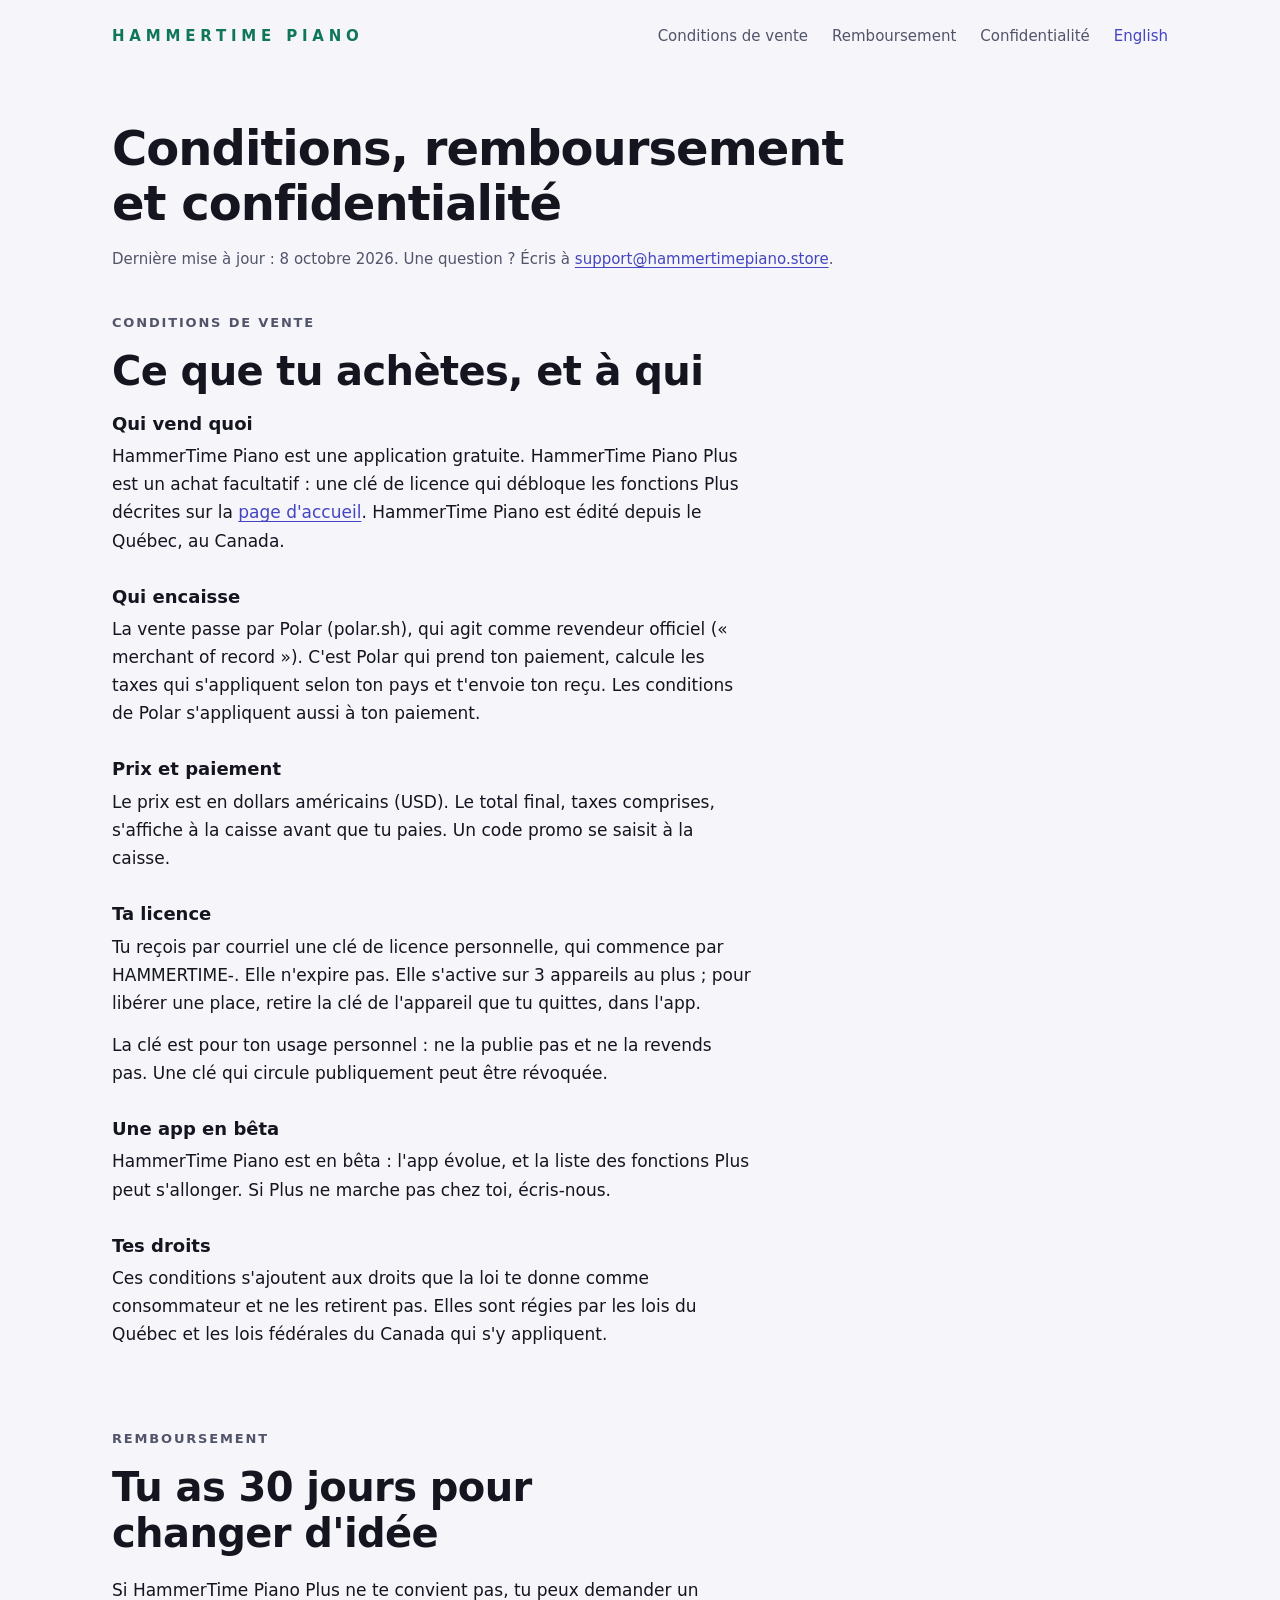
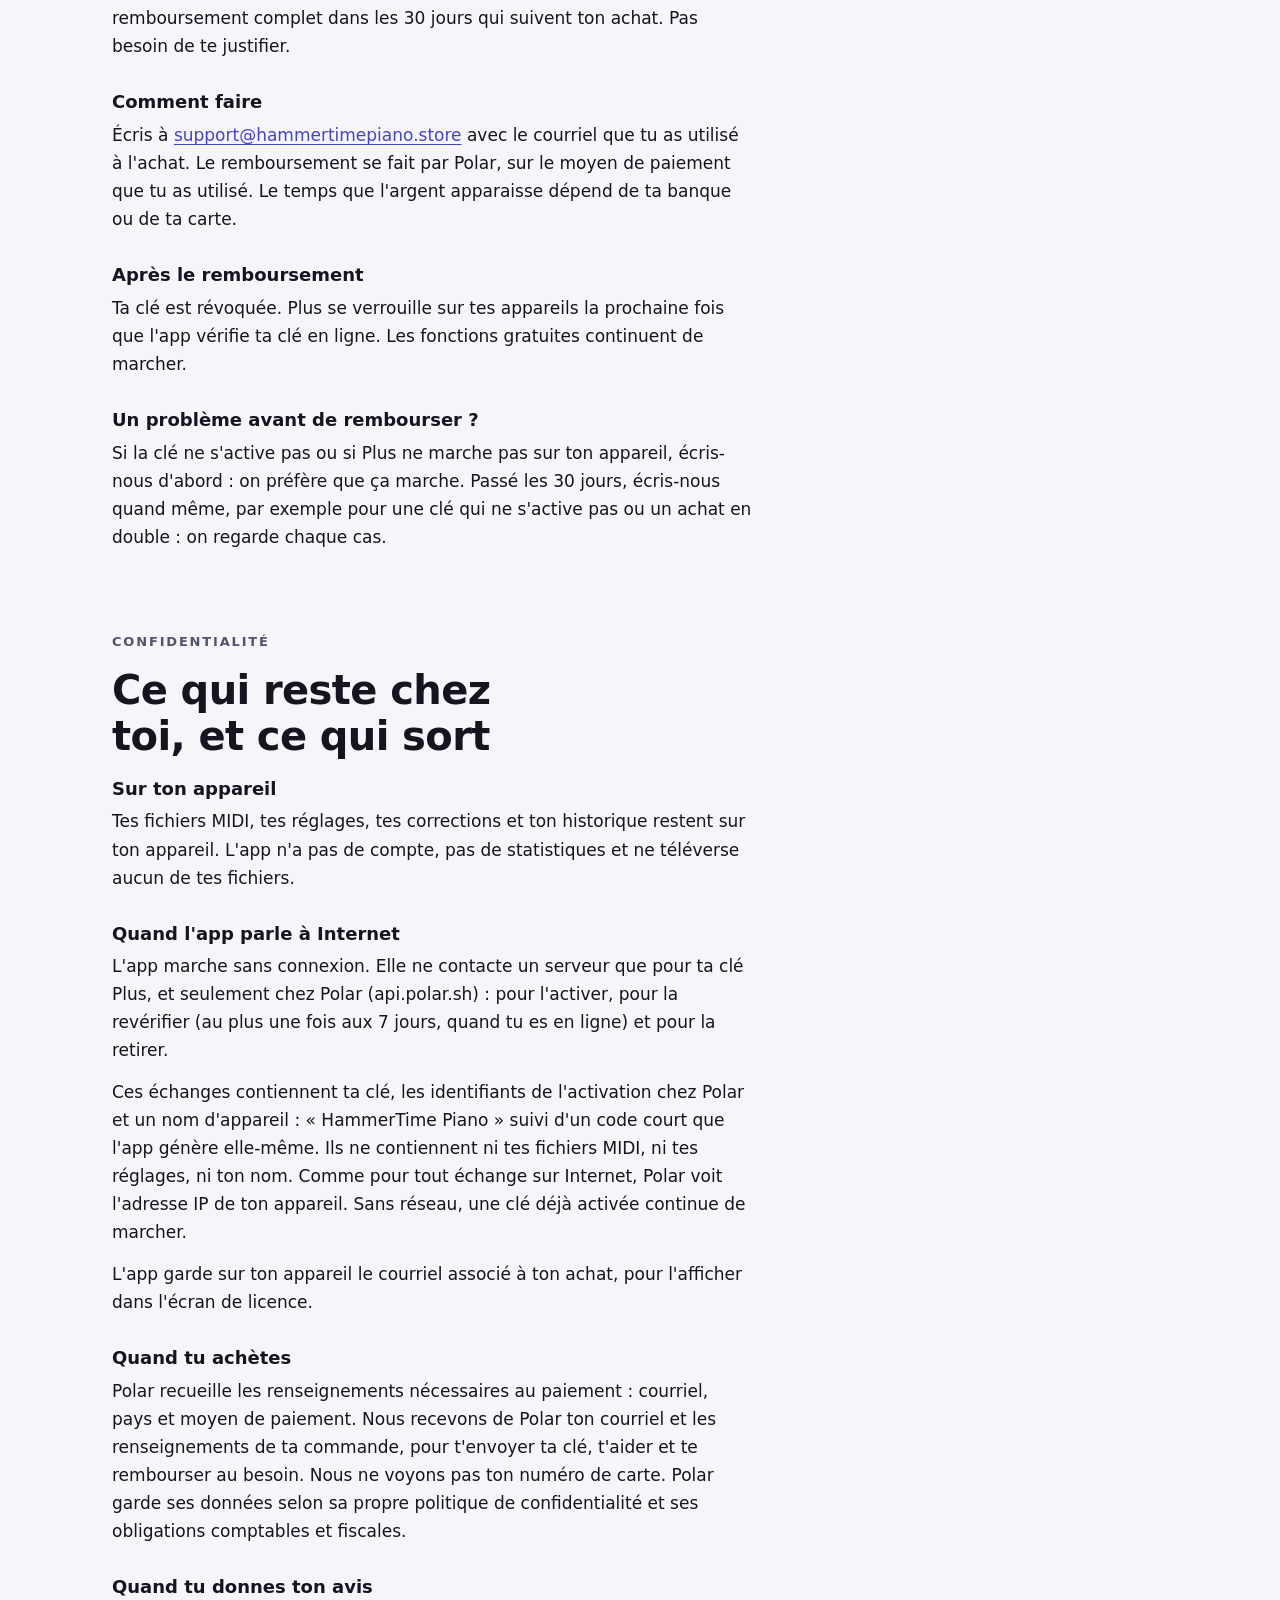
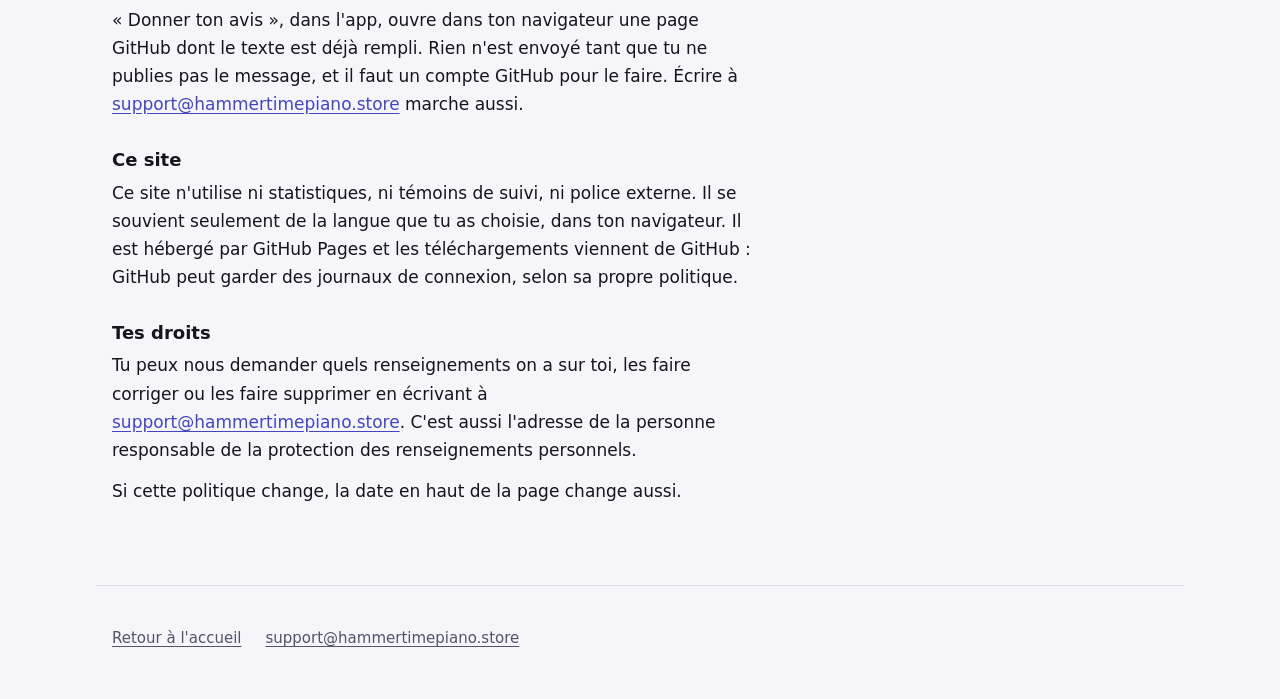
<file: legal/index.html>
<!doctype html>
<html lang="fr-CA">
<head>
<meta charset="utf-8">
<meta name="viewport" content="width=device-width, initial-scale=1, viewport-fit=cover">
<title>Conditions, remboursement et confidentialité – HammerTime Piano</title>
<meta name="description" content="Les conditions de vente de HammerTime Piano Plus, la politique de remboursement (30 jours) et la politique de confidentialité.">
<meta name="color-scheme" content="dark light">
<link rel="icon" href="data:image/svg+xml,%3Csvg xmlns='http://www.w3.org/2000/svg' viewBox='0 0 32 32'%3E%3Crect width='32' height='32' rx='6' fill='%230d0e15'/%3E%3Crect x='6' y='7' width='5' height='11' rx='1' fill='%235ccaa2'/%3E%3Crect x='13' y='12' width='5' height='8' rx='1' fill='%23f0a02a'/%3E%3Crect x='20' y='5' width='5' height='9' rx='1' fill='%235ccaa2'/%3E%3Crect x='4' y='22' width='24' height='5' rx='1' fill='%23e6e6ee'/%3E%3C/svg%3E">
<link rel="stylesheet" href="../style.css">
<link rel="canonical" href="https://hammertimepiano.store/legal/">
<link rel="alternate" hreflang="fr" href="https://hammertimepiano.store/legal/">
<link rel="alternate" hreflang="en" href="https://hammertimepiano.store/en/legal/">
<link rel="alternate" hreflang="x-default" href="https://hammertimepiano.store/en/legal/">
</head>
<body>

<header class="page">
  <a class="marque" href="../">HammerTime Piano</a>
  <nav aria-label="Sections de la page">
    <a href="#conditions">Conditions de vente</a>
    <a href="#remboursement">Remboursement</a>
    <a href="#confidentialite">Confidentialité</a>
    <a href="../en/legal/" hreflang="en" lang="en" data-langue="en" class="langue">English</a>
  </nav>
</header>

<main class="legal">
<section class="page legal-tete" aria-labelledby="titre">
  <h1 id="titre">Conditions, remboursement et confidentialité</h1>
  <p class="maj">Dernière mise à jour : 8 octobre 2026. Une question ? Écris à <a href="mailto:support@hammertimepiano.store">support@hammertimepiano.store</a>.</p>
</section>

<section id="conditions" class="page suite" aria-labelledby="titre-conditions">
  <p class="etiquette">Conditions de vente</p>
  <h2 id="titre-conditions">Ce que tu achètes, et à qui</h2>
  <div class="corps">
    <h3>Qui vend quoi</h3>
    <p>HammerTime Piano est une application gratuite. HammerTime Piano Plus est un achat facultatif : une clé de licence qui débloque les fonctions Plus décrites sur la <a href="../#plus">page d'accueil</a>. HammerTime Piano est édité depuis le Québec, au Canada.</p>

    <h3>Qui encaisse</h3>
    <p>La vente passe par Polar (polar.sh), qui agit comme revendeur officiel (« merchant of record »). C'est Polar qui prend ton paiement, calcule les taxes qui s'appliquent selon ton pays et t'envoie ton reçu. Les conditions de Polar s'appliquent aussi à ton paiement.</p>

    <h3>Prix et paiement</h3>
    <p>Le prix est en dollars américains (USD). Le total final, taxes comprises, s'affiche à la caisse avant que tu paies. Un code promo se saisit à la caisse.</p>

    <h3>Ta licence</h3>
    <p>Tu reçois par courriel une clé de licence personnelle, qui commence par HAMMERTIME-. Elle n'expire pas. Elle s'active sur 3 appareils au plus ; pour libérer une place, retire la clé de l'appareil que tu quittes, dans l'app.</p>
    <p>La clé est pour ton usage personnel : ne la publie pas et ne la revends pas. Une clé qui circule publiquement peut être révoquée.</p>

    <h3>Une app en bêta</h3>
    <p>HammerTime Piano est en bêta : l'app évolue, et la liste des fonctions Plus peut s'allonger. Si Plus ne marche pas chez toi, écris-nous.</p>

    <h3>Tes droits</h3>
    <p>Ces conditions s'ajoutent aux droits que la loi te donne comme consommateur et ne les retirent pas. Elles sont régies par les lois du Québec et les lois fédérales du Canada qui s'y appliquent.</p>
  </div>
</section>

<section id="remboursement" class="page suite" aria-labelledby="titre-remboursement">
  <p class="etiquette">Remboursement</p>
  <h2 id="titre-remboursement">Tu as 30 jours pour changer d'idée</h2>
  <div class="corps">
    <p>Si HammerTime Piano Plus ne te convient pas, tu peux demander un remboursement complet dans les 30 jours qui suivent ton achat. Pas besoin de te justifier.</p>

    <h3>Comment faire</h3>
    <p>Écris à <a href="mailto:support@hammertimepiano.store">support@hammertimepiano.store</a> avec le courriel que tu as utilisé à l'achat. Le remboursement se fait par Polar, sur le moyen de paiement que tu as utilisé. Le temps que l'argent apparaisse dépend de ta banque ou de ta carte.</p>

    <h3>Après le remboursement</h3>
    <p>Ta clé est révoquée. Plus se verrouille sur tes appareils la prochaine fois que l'app vérifie ta clé en ligne. Les fonctions gratuites continuent de marcher.</p>

    <h3>Un problème avant de rembourser ?</h3>
    <p>Si la clé ne s'active pas ou si Plus ne marche pas sur ton appareil, écris-nous d'abord : on préfère que ça marche. Passé les 30 jours, écris-nous quand même, par exemple pour une clé qui ne s'active pas ou un achat en double : on regarde chaque cas.</p>
  </div>
</section>

<section id="confidentialite" class="page suite" aria-labelledby="titre-confidentialite">
  <p class="etiquette">Confidentialité</p>
  <h2 id="titre-confidentialite">Ce qui reste chez toi, et ce qui sort</h2>
  <div class="corps">
    <h3>Sur ton appareil</h3>
    <p>Tes fichiers MIDI, tes réglages, tes corrections et ton historique restent sur ton appareil. L'app n'a pas de compte, pas de statistiques et ne téléverse aucun de tes fichiers.</p>

    <h3>Quand l'app parle à Internet</h3>
    <p>L'app marche sans connexion. Elle ne contacte un serveur que pour ta clé Plus, et seulement chez Polar (api.polar.sh) : pour l'activer, pour la revérifier (au plus une fois aux 7 jours, quand tu es en ligne) et pour la retirer.</p>
    <p>Ces échanges contiennent ta clé, les identifiants de l'activation chez Polar et un nom d'appareil : « HammerTime Piano » suivi d'un code court que l'app génère elle-même. Ils ne contiennent ni tes fichiers MIDI, ni tes réglages, ni ton nom. Comme pour tout échange sur Internet, Polar voit l'adresse IP de ton appareil. Sans réseau, une clé déjà activée continue de marcher.</p>
    <p>L'app garde sur ton appareil le courriel associé à ton achat, pour l'afficher dans l'écran de licence.</p>

    <h3>Quand tu achètes</h3>
    <p>Polar recueille les renseignements nécessaires au paiement : courriel, pays et moyen de paiement. Nous recevons de Polar ton courriel et les renseignements de ta commande, pour t'envoyer ta clé, t'aider et te rembourser au besoin. Nous ne voyons pas ton numéro de carte. Polar garde ses données selon sa propre politique de confidentialité et ses obligations comptables et fiscales.</p>

    <h3>Quand tu donnes ton avis</h3>
    <p>« Donner ton avis », dans l'app, ouvre dans ton navigateur une page GitHub dont le texte est déjà rempli. Rien n'est envoyé tant que tu ne publies pas le message, et il faut un compte GitHub pour le faire. Écrire à <a href="mailto:support@hammertimepiano.store">support@hammertimepiano.store</a> marche aussi.</p>

    <h3>Ce site</h3>
    <p>Ce site n'utilise ni statistiques, ni témoins de suivi, ni police externe. Il se souvient seulement de la langue que tu as choisie, dans ton navigateur. Il est hébergé par GitHub Pages et les téléchargements viennent de GitHub : GitHub peut garder des journaux de connexion, selon sa propre politique.</p>

    <h3>Tes droits</h3>
    <p>Tu peux nous demander quels renseignements on a sur toi, les faire corriger ou les faire supprimer en écrivant à <a href="mailto:support@hammertimepiano.store">support@hammertimepiano.store</a>. C'est aussi l'adresse de la personne responsable de la protection des renseignements personnels.</p>
    <p>Si cette politique change, la date en haut de la page change aussi.</p>
  </div>
</section>
</main>

<footer class="page">
  <p class="liens-pied"><a href="../">Retour à l'accueil</a><a href="mailto:support@hammertimepiano.store">support@hammertimepiano.store</a></p>
</footer>

<script>
document.querySelectorAll('[data-langue]').forEach(function (a) {
  a.addEventListener('click', function () { try { localStorage.setItem('pf-site-langue', a.dataset.langue); } catch (e) {} });
});
</script>
</body>
</html>
</file>
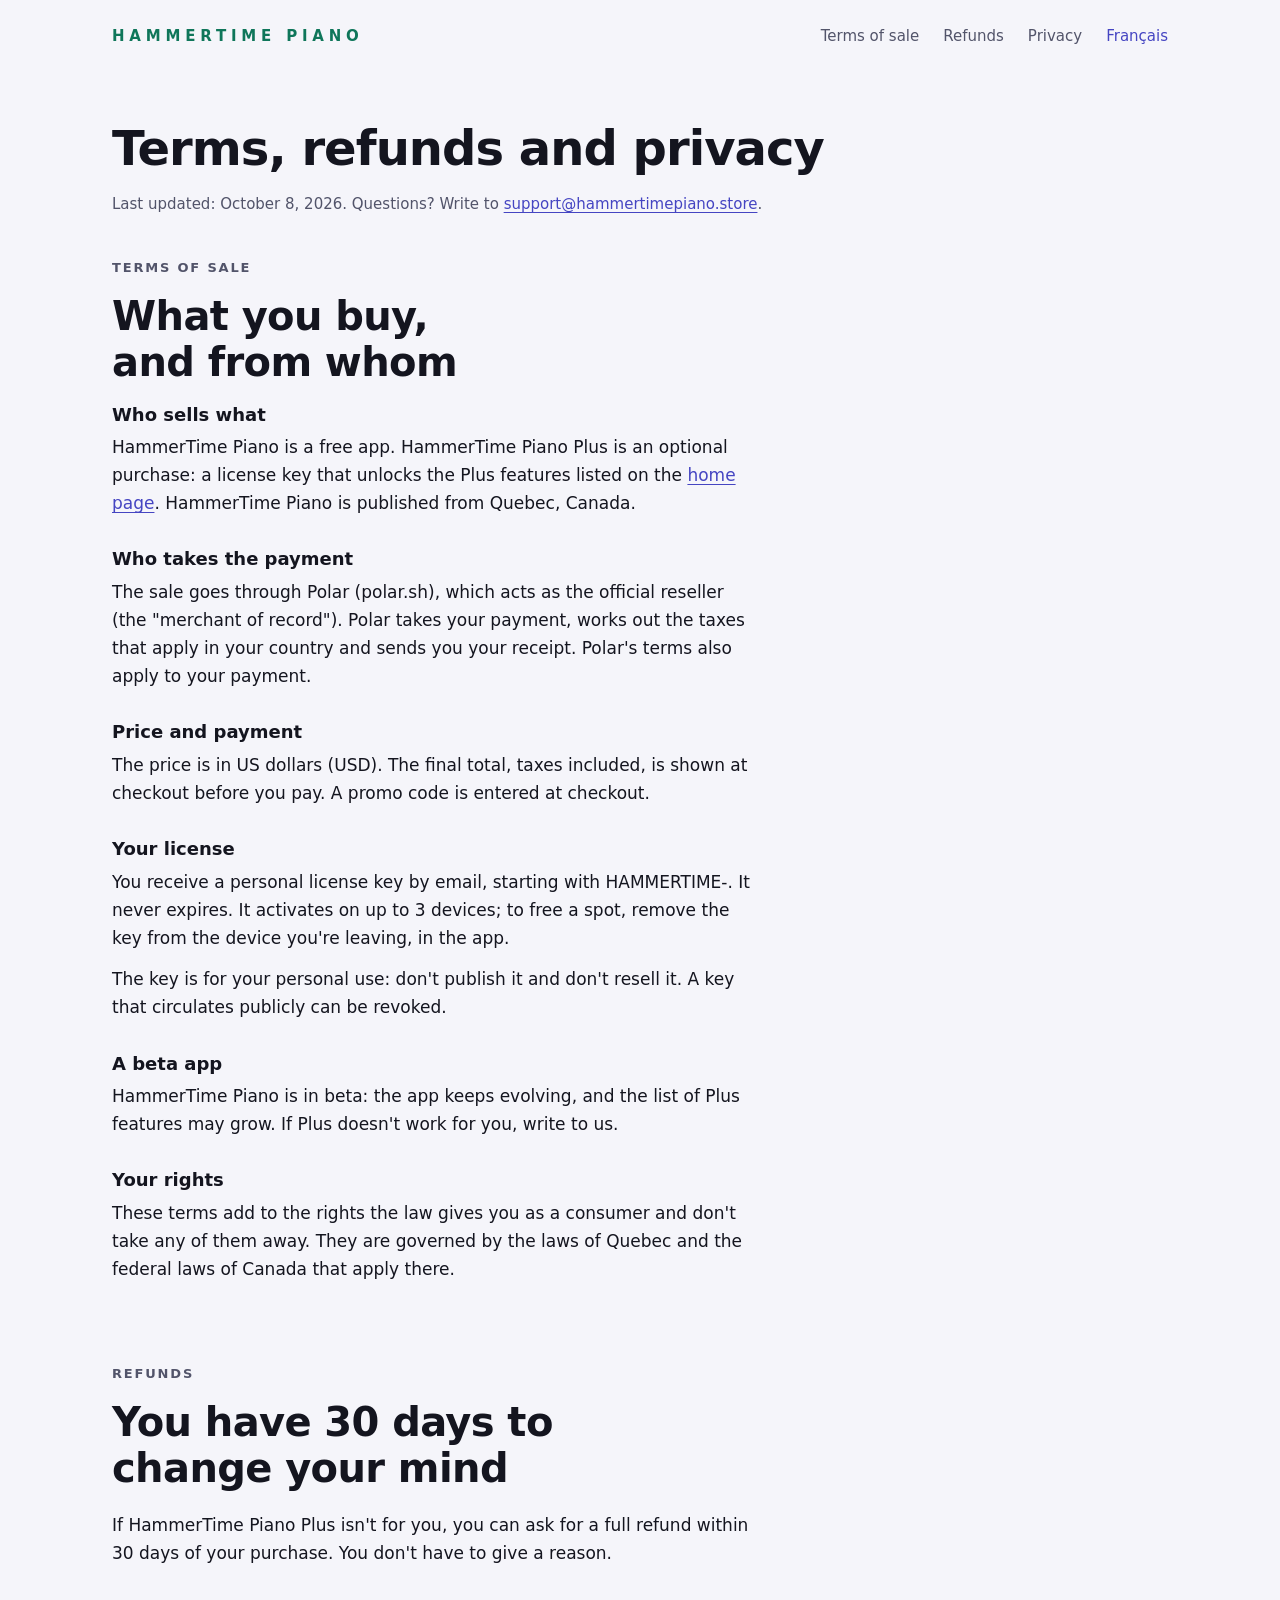
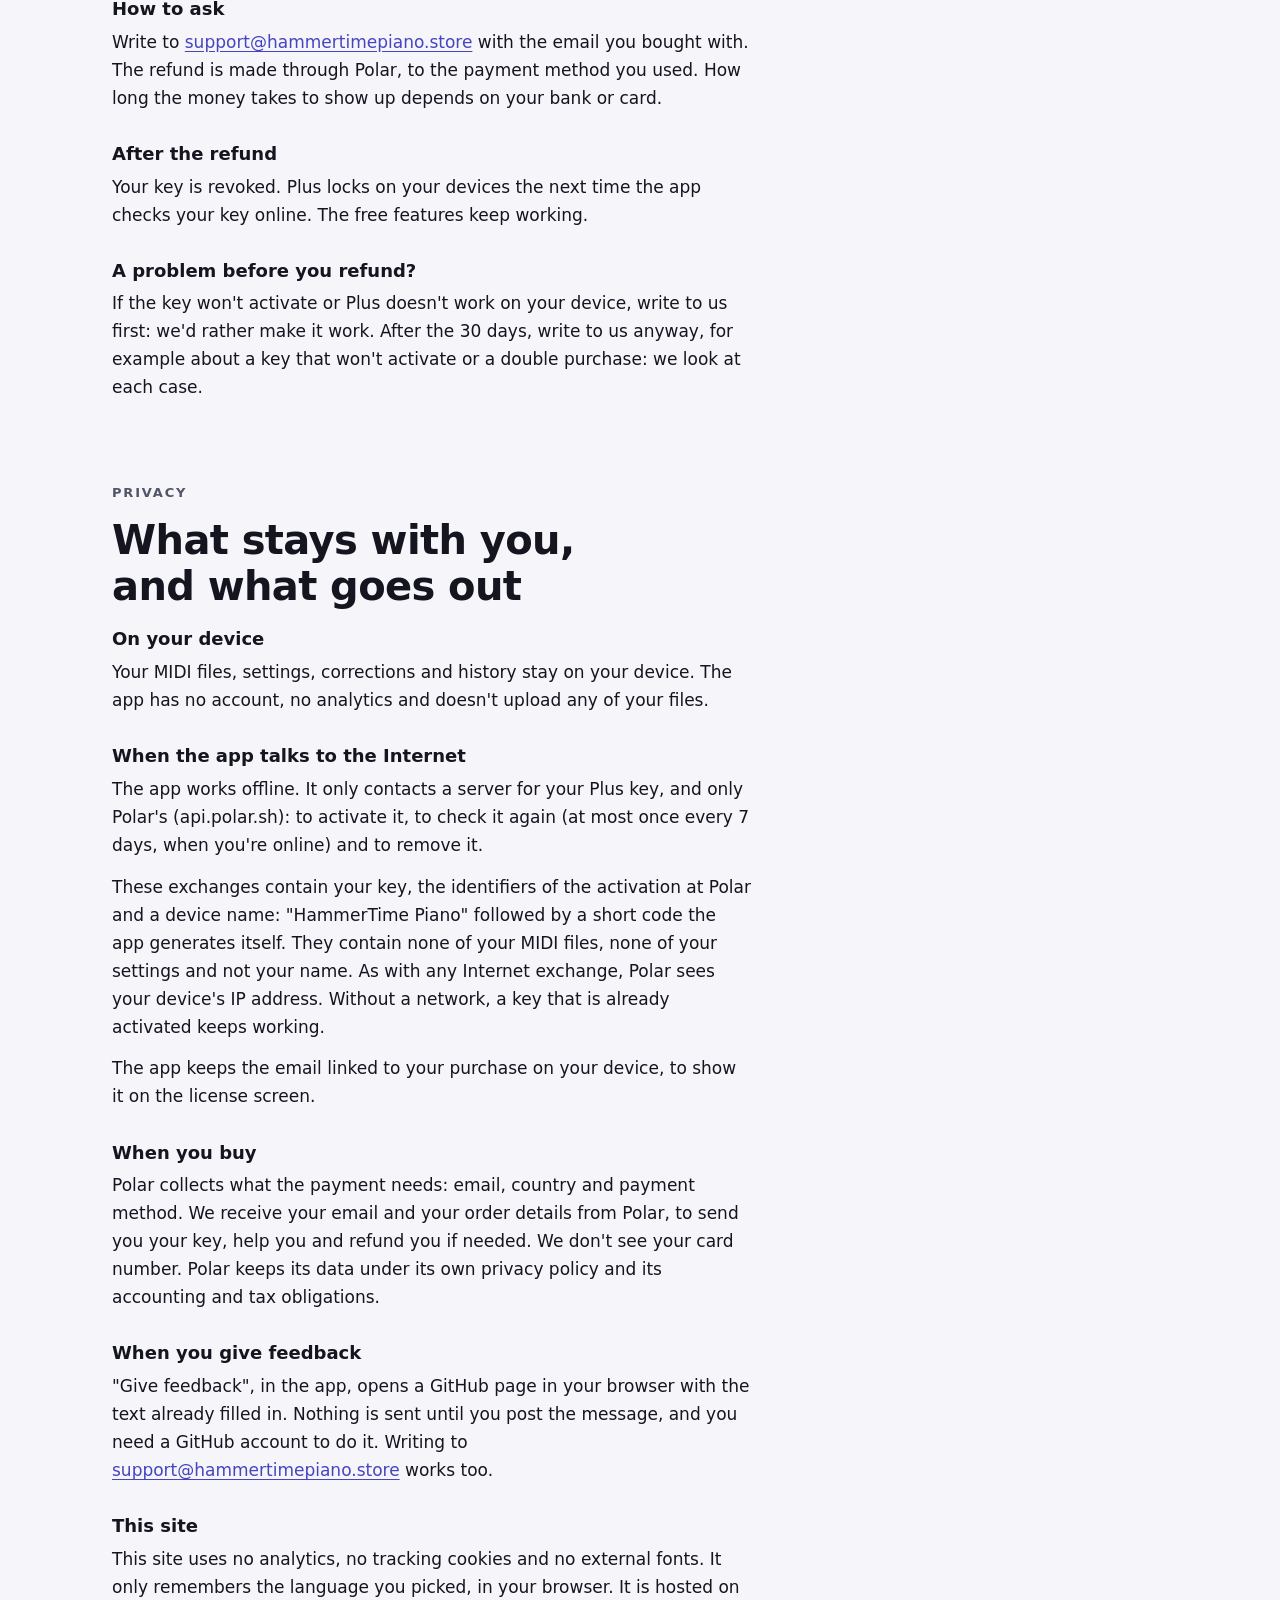
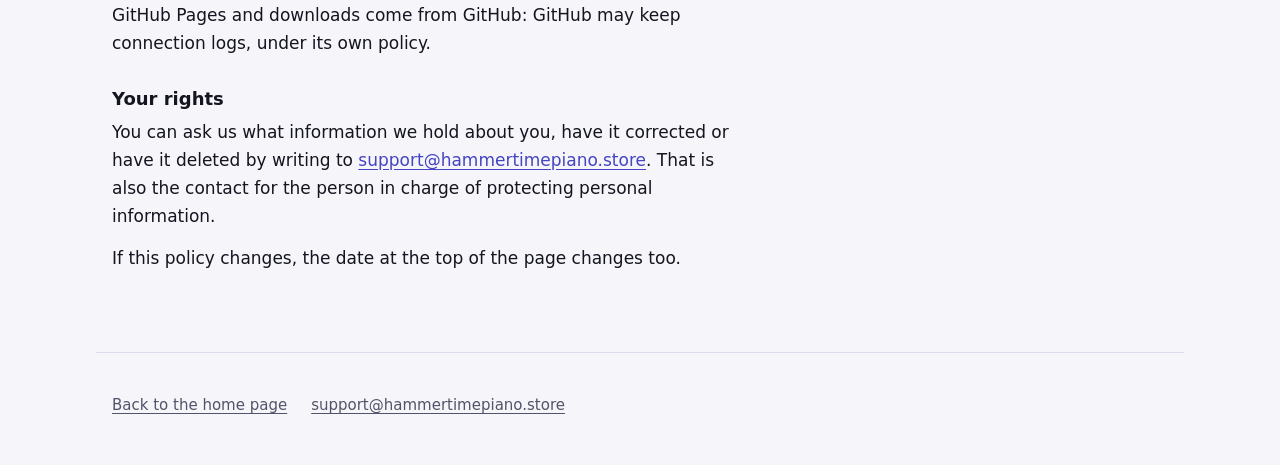
<file: en/legal/index.html>
<!doctype html>
<html lang="en">
<head>
<meta charset="utf-8">
<meta name="viewport" content="width=device-width, initial-scale=1, viewport-fit=cover">
<title>Terms, refunds and privacy – HammerTime Piano</title>
<meta name="description" content="The terms of sale for HammerTime Piano Plus, the refund policy (30 days) and the privacy policy.">
<meta name="color-scheme" content="dark light">
<link rel="icon" href="data:image/svg+xml,%3Csvg xmlns='http://www.w3.org/2000/svg' viewBox='0 0 32 32'%3E%3Crect width='32' height='32' rx='6' fill='%230d0e15'/%3E%3Crect x='6' y='7' width='5' height='11' rx='1' fill='%235ccaa2'/%3E%3Crect x='13' y='12' width='5' height='8' rx='1' fill='%23f0a02a'/%3E%3Crect x='20' y='5' width='5' height='9' rx='1' fill='%235ccaa2'/%3E%3Crect x='4' y='22' width='24' height='5' rx='1' fill='%23e6e6ee'/%3E%3C/svg%3E">
<link rel="stylesheet" href="../../style.css">
<link rel="canonical" href="https://hammertimepiano.store/en/legal/">
<link rel="alternate" hreflang="fr" href="https://hammertimepiano.store/legal/">
<link rel="alternate" hreflang="en" href="https://hammertimepiano.store/en/legal/">
<link rel="alternate" hreflang="x-default" href="https://hammertimepiano.store/en/legal/">
</head>
<body>

<header class="page">
  <a class="marque" href="../">HammerTime Piano</a>
  <nav aria-label="Page sections">
    <a href="#terms">Terms of sale</a>
    <a href="#refunds">Refunds</a>
    <a href="#privacy">Privacy</a>
    <a href="../../legal/" hreflang="fr" lang="fr" data-langue="fr" class="langue">Français</a>
  </nav>
</header>

<main class="legal">
<section class="page legal-tete" aria-labelledby="title">
  <h1 id="title">Terms, refunds and privacy</h1>
  <p class="maj">Last updated: October 8, 2026. Questions? Write to <a href="mailto:support@hammertimepiano.store">support@hammertimepiano.store</a>.</p>
</section>

<section id="terms" class="page suite" aria-labelledby="title-terms">
  <p class="etiquette">Terms of sale</p>
  <h2 id="title-terms">What you buy, and from whom</h2>
  <div class="corps">
    <h3>Who sells what</h3>
    <p>HammerTime Piano is a free app. HammerTime Piano Plus is an optional purchase: a license key that unlocks the Plus features listed on the <a href="../#plus">home page</a>. HammerTime Piano is published from Quebec, Canada.</p>

    <h3>Who takes the payment</h3>
    <p>The sale goes through Polar (polar.sh), which acts as the official reseller (the "merchant of record"). Polar takes your payment, works out the taxes that apply in your country and sends you your receipt. Polar's terms also apply to your payment.</p>

    <h3>Price and payment</h3>
    <p>The price is in US dollars (USD). The final total, taxes included, is shown at checkout before you pay. A promo code is entered at checkout.</p>

    <h3>Your license</h3>
    <p>You receive a personal license key by email, starting with HAMMERTIME-. It never expires. It activates on up to 3 devices; to free a spot, remove the key from the device you're leaving, in the app.</p>
    <p>The key is for your personal use: don't publish it and don't resell it. A key that circulates publicly can be revoked.</p>

    <h3>A beta app</h3>
    <p>HammerTime Piano is in beta: the app keeps evolving, and the list of Plus features may grow. If Plus doesn't work for you, write to us.</p>

    <h3>Your rights</h3>
    <p>These terms add to the rights the law gives you as a consumer and don't take any of them away. They are governed by the laws of Quebec and the federal laws of Canada that apply there.</p>
  </div>
</section>

<section id="refunds" class="page suite" aria-labelledby="title-refunds">
  <p class="etiquette">Refunds</p>
  <h2 id="title-refunds">You have 30 days to change your mind</h2>
  <div class="corps">
    <p>If HammerTime Piano Plus isn't for you, you can ask for a full refund within 30 days of your purchase. You don't have to give a reason.</p>

    <h3>How to ask</h3>
    <p>Write to <a href="mailto:support@hammertimepiano.store">support@hammertimepiano.store</a> with the email you bought with. The refund is made through Polar, to the payment method you used. How long the money takes to show up depends on your bank or card.</p>

    <h3>After the refund</h3>
    <p>Your key is revoked. Plus locks on your devices the next time the app checks your key online. The free features keep working.</p>

    <h3>A problem before you refund?</h3>
    <p>If the key won't activate or Plus doesn't work on your device, write to us first: we'd rather make it work. After the 30 days, write to us anyway, for example about a key that won't activate or a double purchase: we look at each case.</p>
  </div>
</section>

<section id="privacy" class="page suite" aria-labelledby="title-privacy">
  <p class="etiquette">Privacy</p>
  <h2 id="title-privacy">What stays with you, and what goes out</h2>
  <div class="corps">
    <h3>On your device</h3>
    <p>Your MIDI files, settings, corrections and history stay on your device. The app has no account, no analytics and doesn't upload any of your files.</p>

    <h3>When the app talks to the Internet</h3>
    <p>The app works offline. It only contacts a server for your Plus key, and only Polar's (api.polar.sh): to activate it, to check it again (at most once every 7 days, when you're online) and to remove it.</p>
    <p>These exchanges contain your key, the identifiers of the activation at Polar and a device name: "HammerTime Piano" followed by a short code the app generates itself. They contain none of your MIDI files, none of your settings and not your name. As with any Internet exchange, Polar sees your device's IP address. Without a network, a key that is already activated keeps working.</p>
    <p>The app keeps the email linked to your purchase on your device, to show it on the license screen.</p>

    <h3>When you buy</h3>
    <p>Polar collects what the payment needs: email, country and payment method. We receive your email and your order details from Polar, to send you your key, help you and refund you if needed. We don't see your card number. Polar keeps its data under its own privacy policy and its accounting and tax obligations.</p>

    <h3>When you give feedback</h3>
    <p>"Give feedback", in the app, opens a GitHub page in your browser with the text already filled in. Nothing is sent until you post the message, and you need a GitHub account to do it. Writing to <a href="mailto:support@hammertimepiano.store">support@hammertimepiano.store</a> works too.</p>

    <h3>This site</h3>
    <p>This site uses no analytics, no tracking cookies and no external fonts. It only remembers the language you picked, in your browser. It is hosted on GitHub Pages and downloads come from GitHub: GitHub may keep connection logs, under its own policy.</p>

    <h3>Your rights</h3>
    <p>You can ask us what information we hold about you, have it corrected or have it deleted by writing to <a href="mailto:support@hammertimepiano.store">support@hammertimepiano.store</a>. That is also the contact for the person in charge of protecting personal information.</p>
    <p>If this policy changes, the date at the top of the page changes too.</p>
  </div>
</section>
</main>

<footer class="page">
  <p class="liens-pied"><a href="../">Back to the home page</a><a href="mailto:support@hammertimepiano.store">support@hammertimepiano.store</a></p>
</footer>

<script>
document.querySelectorAll('[data-langue]').forEach(function (a) {
  a.addEventListener('click', function () { try { localStorage.setItem('pf-site-langue', a.dataset.langue); } catch (e) {} });
});
</script>
</body>
</html>
</file>
<file: style.css>
/* Une seule colonne de 68rem. Le sombre est la version de base, comme l'app ; le clair suit le système.
   Le vert et l'orange sont les couleurs des deux mains dans l'app, ils ne servent qu'à ça. Aucune police ni aucun script venant d'ailleurs. */
:root {
  --fond: #0d0e15;
  --panneau: #151622;
  --trait: #272a3c;
  --texte: #e9eaf3;
  --texte-doux: #a5a8bf;
  --accent: #8d8df2;
  --sur-accent: #0d0e15;
  --main-d: #5ccaa2;
  --main-g: #f0a02a;
  --cle: #e6e6ee;
  --cle-noire: #0d0e15;
  --police: "Segoe UI Variable Text", "Segoe UI", system-ui, -apple-system, "Helvetica Neue", Roboto, sans-serif;
  --police-titre: "Segoe UI Variable Display", "Segoe UI", system-ui, -apple-system, "Helvetica Neue", Roboto, sans-serif;
  --police-chiffres: ui-monospace, "Cascadia Mono", "SF Mono", Consolas, monospace;
  color-scheme: dark;
}
@media (prefers-color-scheme: light) {
  :root:not([data-theme="dark"]) {
    --fond: #f5f5fa; --panneau: #ffffff; --trait: #dcdcea; --texte: #14151f; --texte-doux: #52546a;
    --accent: #4545c2; --sur-accent: #ffffff; --main-d: #0f765a; --main-g: #96560a;
    --cle: #ffffff; --cle-noire: #14151f; color-scheme: light;
  }
}
:root[data-theme="light"] {
  --fond: #f5f5fa; --panneau: #ffffff; --trait: #dcdcea; --texte: #14151f; --texte-doux: #52546a;
  --accent: #4545c2; --sur-accent: #ffffff; --main-d: #0f765a; --main-g: #96560a;
  --cle: #ffffff; --cle-noire: #14151f; color-scheme: light;
}

*, *::before, *::after { box-sizing: border-box; }
html { scroll-behavior: smooth; }
body { margin: 0; background: var(--fond); color: var(--texte); font: 1.0625rem/1.65 var(--police); -webkit-text-size-adjust: 100%; }
img { display: block; max-width: 100%; height: auto; }
figure { margin: 0; }
a { color: var(--accent); text-underline-offset: .2em; }
:focus-visible { outline: 2px solid var(--accent); outline-offset: 3px; border-radius: 4px; }
h1, h2, h3 { font-family: var(--police-titre); line-height: 1.15; text-wrap: balance; margin: 0; }
p { margin: 0; }

.page { width: 100%; max-width: 68rem; margin-inline: auto; padding-inline: max(1rem, env(safe-area-inset-left, 0px)); }
section { padding-block: clamp(2.75rem, 7vw, 5rem); }
section.suite { padding-top: 0; }
.apres-liste { margin-top: 1.5rem; }
.etiquette { font-size: .8125rem; font-weight: 650; letter-spacing: .14em; text-transform: uppercase; color: var(--texte-doux); margin-bottom: .9rem; }
.lead { font-size: 1.1875rem; color: var(--texte-doux); max-width: 40rem; }
.corps { max-width: 40rem; }
.corps p + p { margin-top: 1rem; }

/* En-tête */
header { display: flex; flex-wrap: wrap; align-items: center; justify-content: space-between; gap: .75rem 2rem; padding-block: 1.25rem; }
.marque { font: 700 .9375rem/1 var(--police-titre); letter-spacing: .32em; text-transform: uppercase; color: var(--main-d); text-decoration: none; }
nav { display: flex; flex-wrap: wrap; gap: .25rem 1.5rem; }
nav a { color: var(--texte-doux); text-decoration: none; font-size: .9375rem; padding-block: .25rem; }
nav a:hover { color: var(--texte); }

/* Haut de page */
.accueil { padding-block: clamp(2rem, 6vw, 4.5rem) clamp(2.5rem, 6vw, 4rem); }
h1 { font-size: clamp(2.25rem, 6.2vw, 4rem); font-weight: 680; letter-spacing: -.02em; max-width: 18ch; }
.accueil .lead { margin-top: 1.25rem; }
.actions { display: flex; flex-wrap: wrap; align-items: center; gap: .75rem 1rem; margin-top: 2rem; }
.bouton { display: inline-flex; align-items: center; min-height: 3rem; padding: .5rem 1.4rem; border-radius: .5rem; font: 600 1rem/1.2 var(--police); text-decoration: none; border: 1px solid var(--accent); }
.bouton.principal { background: var(--accent); color: var(--sur-accent); }
.bouton.principal:hover { filter: brightness(1.08); }
.bouton.secondaire { color: var(--accent); background: transparent; }
.bouton.secondaire:hover { background: color-mix(in srgb, var(--accent) 12%, transparent); }
.note-bouton { margin-top: 1rem; font-size: .9375rem; color: var(--texte-doux); }

.vitrine { margin-top: clamp(2rem, 5vw, 3.25rem); }
.cadre { border: 1px solid var(--trait); border-radius: .75rem; overflow: hidden; background: #0d0e15; box-shadow: 0 1.5rem 3rem -1.5rem rgb(0 0 0 / .45); }
.vitrine figcaption, .sous-image { font-size: .9375rem; color: var(--texte-doux); margin-top: .9rem; display: flex; flex-wrap: wrap; gap: .35rem 1.5rem; }
.legende i { display: inline-block; width: .75rem; height: .75rem; border-radius: 2px; margin-right: .45rem; vertical-align: -.05em; }
.legende .d { background: var(--main-d); } .legende .g { background: var(--main-g); }
.legende .a { border: 1.5px dashed var(--texte); background: transparent; }
.clavier { display: block; width: 100%; height: 3.5rem; margin-top: clamp(2rem, 5vw, 3rem); }

/* Les deux mains */
.deux-colonnes { display: grid; grid-template-columns: minmax(0, 1fr) minmax(0, 1fr); gap: 2rem clamp(2rem, 6vw, 5rem); align-items: center; }
.chiffre { font: 600 clamp(4rem, 12vw, 7.5rem)/1 var(--police-chiffres); letter-spacing: -.04em; color: var(--main-d); font-variant-numeric: tabular-nums; }
.chiffre small { font-size: .4em; letter-spacing: 0; margin-left: .1em; }
.chiffre-texte { margin-top: .9rem; color: var(--texte-doux); max-width: 26rem; }

h2 { font-size: clamp(1.6rem, 4vw, 2.5rem); font-weight: 660; letter-spacing: -.015em; max-width: 24ch; margin-bottom: 1.25rem; }
h3 { font-size: 1.1875rem; font-weight: 650; margin-bottom: .5rem; }

/* Fonctions : une liste à filets, pas des cartes */
.fonctions { list-style: none; margin: 2.5rem 0 0; padding: 0; display: grid; grid-template-columns: repeat(3, minmax(0, 1fr)); gap: 2.25rem 2.5rem; }
.fonctions li { border-top: 1px solid var(--trait); padding-top: 1.1rem; min-width: 0; }
.fonctions p { color: var(--texte-doux); font-size: 1rem; line-height: 1.6; }

.apercus { display: grid; grid-template-columns: minmax(0, 1.5fr) minmax(0, 1fr); gap: 2rem clamp(1.5rem, 4vw, 3rem); align-items: start; margin-top: 3rem; }
.apercus figure { min-width: 0; }

/* Plus */
.plus { background: var(--panneau); border-block: 1px solid var(--trait); }
.liste-plus { margin: 1.5rem 0 0; padding: 0; list-style: none; display: grid; grid-template-columns: repeat(2, minmax(0, 1fr)); gap: .6rem 2rem; max-width: 46rem; }
.liste-plus li { padding-left: 1.25rem; position: relative; color: var(--texte-doux); }
.liste-plus li::before { content: ""; position: absolute; left: 0; top: .72em; width: .5rem; height: 2px; background: var(--accent); }
.plus .corps p + p { margin-top: 1rem; }

/* Télécharger */
.telechargements { display: grid; grid-template-columns: minmax(0, 1fr) minmax(0, 1fr); gap: 1.5rem; margin-top: 2rem; }
.plateforme { border: 1px solid var(--trait); border-radius: .75rem; padding: 1.5rem; background: var(--panneau); min-width: 0; }
.plateforme h3 { font-size: 1.375rem; margin-bottom: 1rem; }
.plateforme .actions { margin-top: 0; }
.plateforme ol, .plateforme ul { margin: 1.25rem 0 0; padding-left: 1.25rem; color: var(--texte-doux); font-size: 1rem; }
.plateforme li + li { margin-top: .5rem; }
.plateforme p { color: var(--texte-doux); font-size: 1rem; margin-top: 1rem; }
.plateforme strong { color: var(--texte); font-weight: 600; }
.pied-telechargement { margin-top: 1.5rem; color: var(--texte-doux); font-size: .9375rem; max-width: 46rem; }

.plateforme code { font: .875em/1.4 var(--police-chiffres); padding: .1em .35em; border-radius: .25rem; background: color-mix(in srgb, var(--texte) 10%, transparent); color: var(--texte); overflow-wrap: anywhere; }

/* Acheter Plus */
.achat { margin-top: 2.25rem; padding-top: 1.75rem; border-top: 1px solid var(--trait); max-width: 46rem; }
.prix { font: 640 clamp(2rem, 6vw, 3rem)/1.1 var(--police-titre); letter-spacing: -.02em; }
.prix small { display: block; margin-top: .5rem; font: 400 1rem/1.5 var(--police); letter-spacing: 0; color: var(--texte-doux); }
.achat .actions { margin-top: 1.25rem; }
.note-achat { margin-top: 1rem; font-size: .9375rem; color: var(--texte-doux); }
.note-achat strong { color: var(--texte); font-weight: 600; }

/* Questions */
details { border-top: 1px solid var(--trait); }
details:last-of-type { border-bottom: 1px solid var(--trait); }
summary { cursor: pointer; list-style: none; padding: 1.1rem 2.25rem 1.1rem 0; font-weight: 600; position: relative; }
summary::-webkit-details-marker { display: none; }
summary::after { content: "+"; position: absolute; right: .25rem; top: 50%; transform: translateY(-50%); font: 400 1.5rem/1 var(--police-chiffres); color: var(--texte-doux); }
details[open] summary::after { content: "\2212"; }
details p { padding-bottom: 1.25rem; color: var(--texte-doux); max-width: 44rem; }
.questions { max-width: 50rem; margin-top: 2rem; }

footer { border-top: 1px solid var(--trait); padding-block: 2.5rem 3rem; color: var(--texte-doux); font-size: .9375rem; display: grid; gap: .75rem; }
footer p { max-width: 46rem; }
.liens-pied { display: flex; flex-wrap: wrap; gap: .25rem 1.5rem; }
.liens-pied a { color: var(--texte-doux); }
.liens-pied a:hover { color: var(--texte); }

/* Pages légales (conditions, remboursement, confidentialité) */
.legal-tete { padding-block: clamp(1.5rem, 4vw, 3rem) clamp(1.5rem, 4vw, 2.5rem); }
.legal-tete h1 { font-size: clamp(1.9rem, 5vw, 3rem); max-width: 22ch; }
.maj { margin-top: 1rem; color: var(--texte-doux); font-size: .9375rem; }
.legal h3 { margin-top: 2rem; margin-bottom: .5rem; font-size: 1.125rem; }
.legal .corps h3:first-child { margin-top: 0; }
.legal .corps p + p { margin-top: .85rem; }
.legal section { scroll-margin-top: 1rem; }

@media (max-width: 52rem) {
  .deux-colonnes, .apercus, .telechargements { grid-template-columns: minmax(0, 1fr); }
  .fonctions { grid-template-columns: repeat(2, minmax(0, 1fr)); }
}
@media (max-width: 34rem) {
  .fonctions, .liste-plus { grid-template-columns: minmax(0, 1fr); }
  .bouton { width: 100%; justify-content: center; }
  .plateforme { padding: 1.25rem; }
}
@media (prefers-reduced-motion: reduce) { html { scroll-behavior: auto; } }
nav a.langue { color: var(--accent); }
</file>
